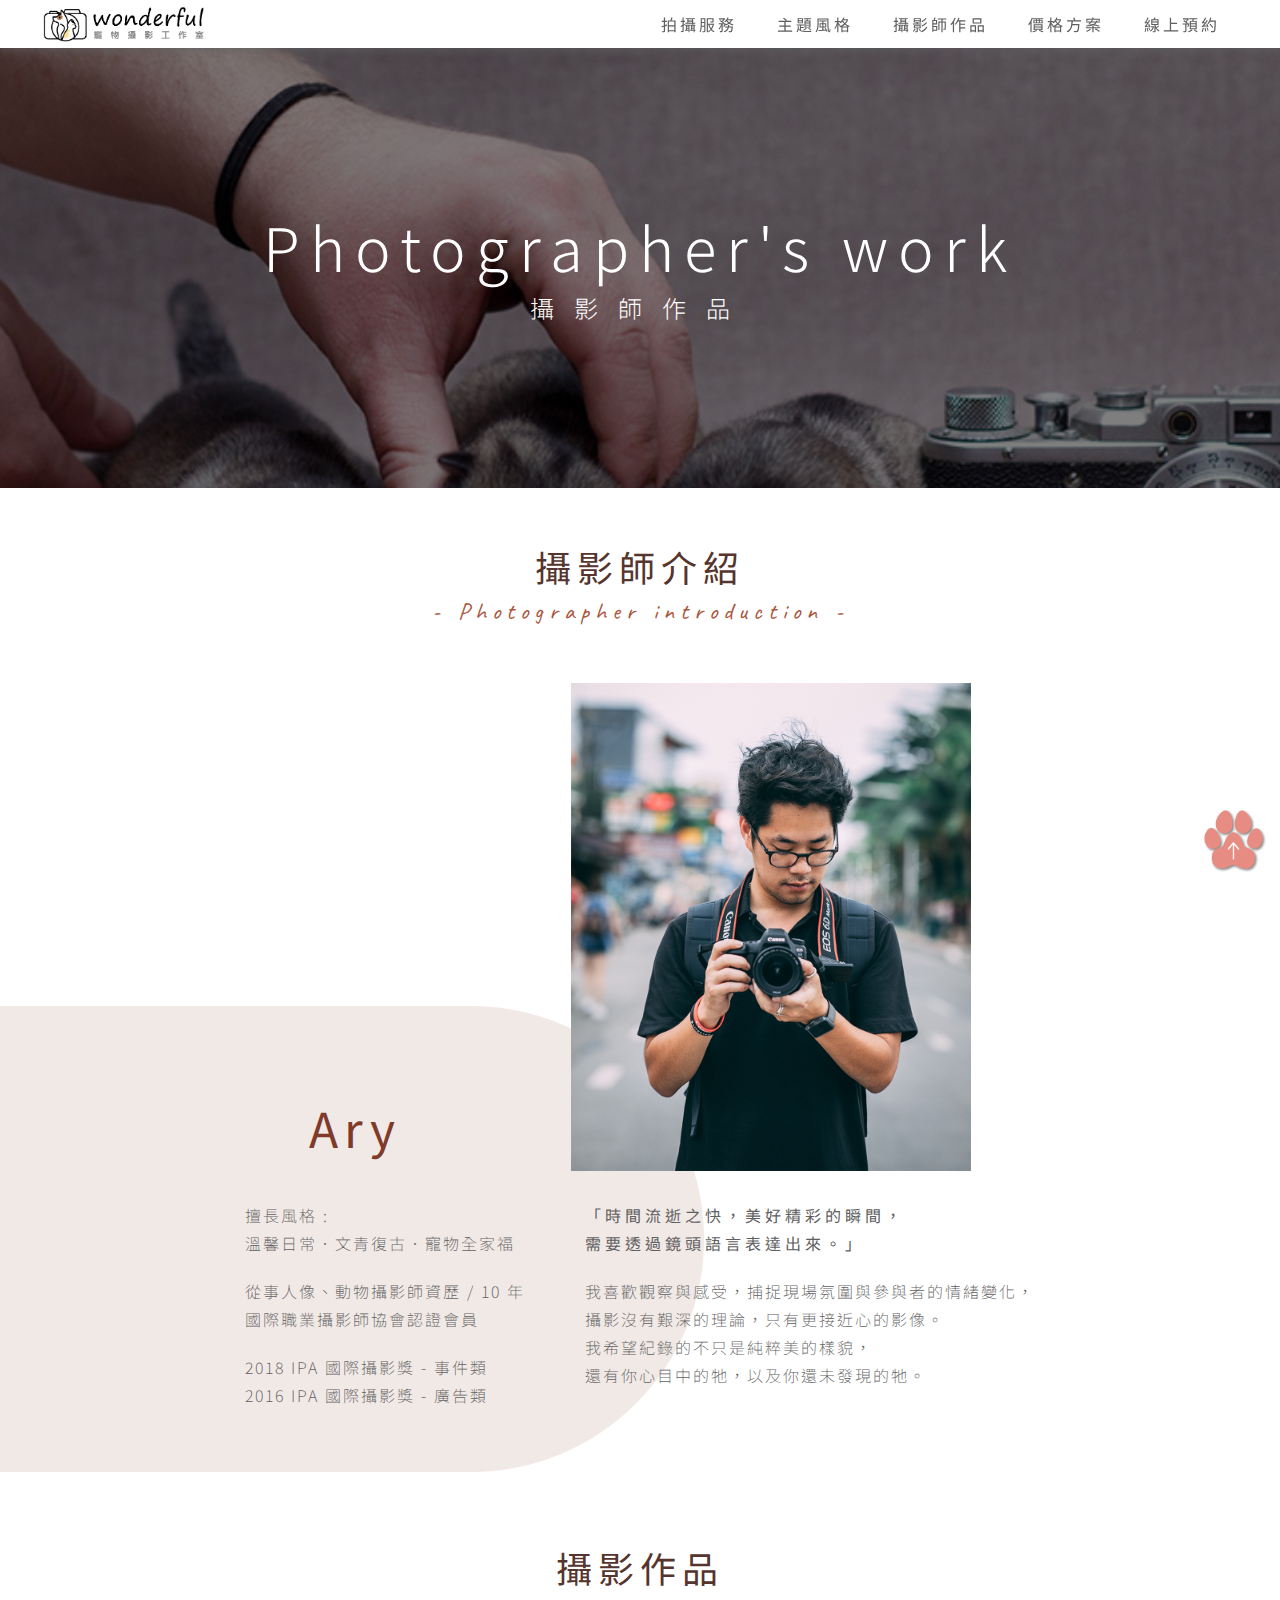
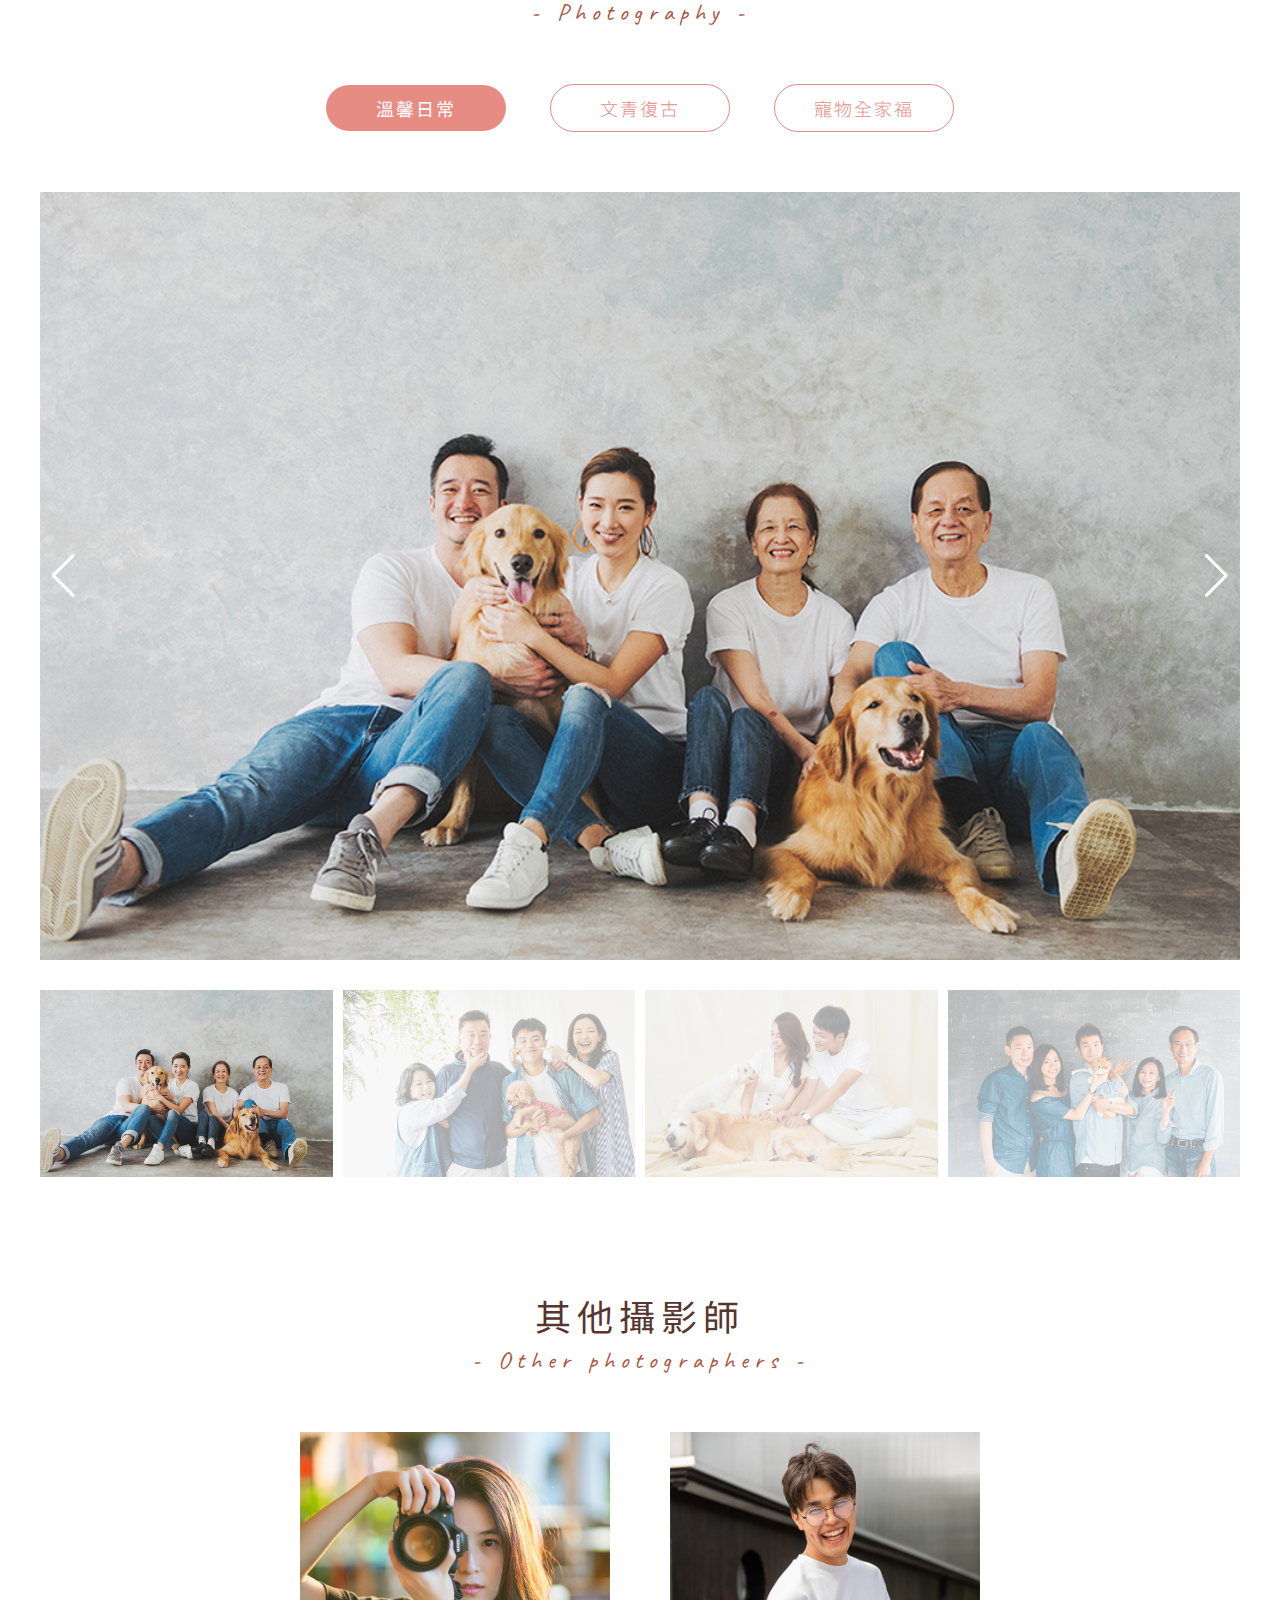
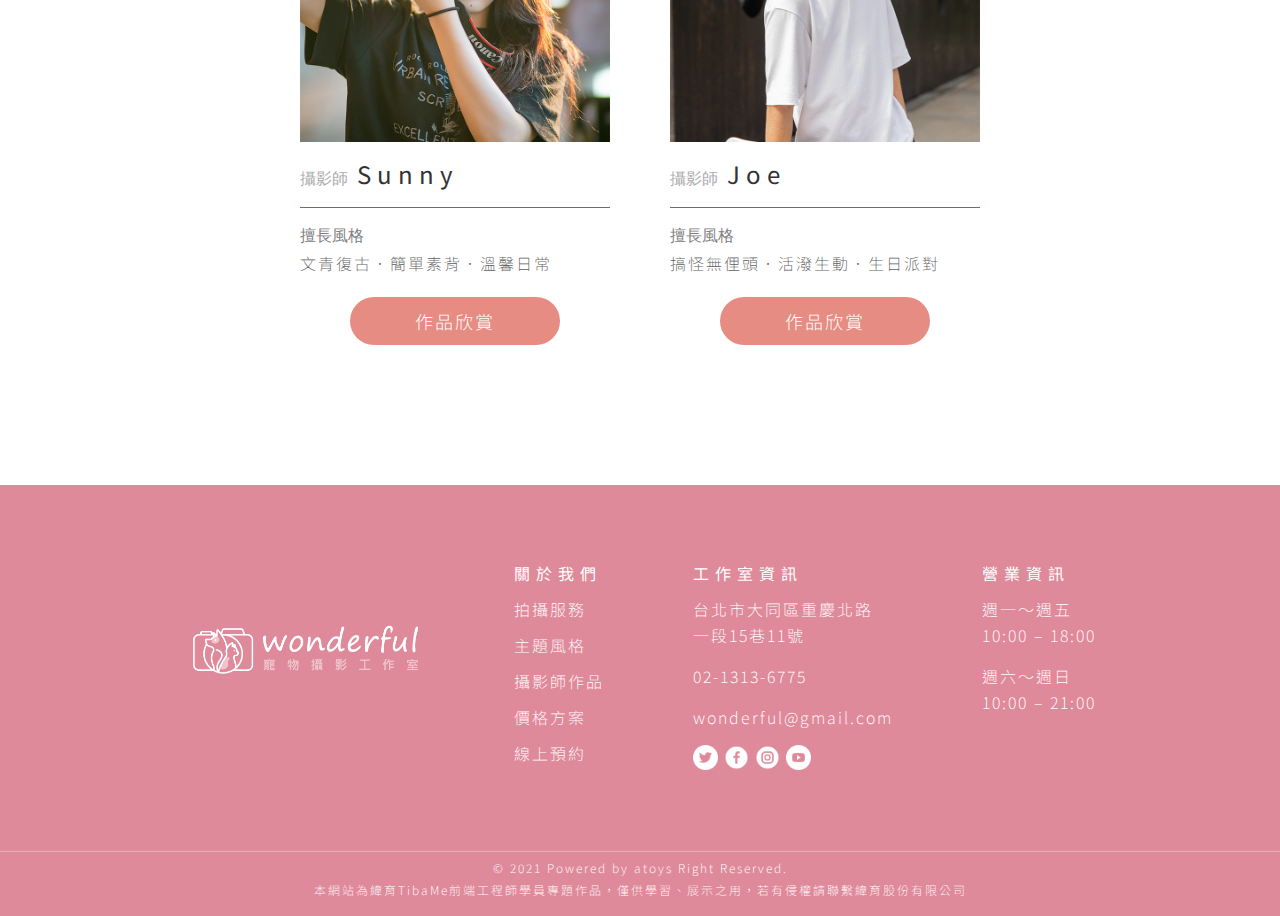
<file: wonderful/Photographer_work.html>
<!DOCTYPE html>
<html lang="en">
<head>
    <meta charset="UTF-8">
    <meta http-equiv="X-UA-Compatible" content="IE=edge">
    <meta name="viewport" content="width=device-width, initial-scale=1.0">
    <title>wonderful寵物攝影工作室</title>
    <!-- logo -->
    <link rel="shortcut icon" href="./img/main/logo/wonderful_logo.png">
    <link rel="bookmark" href="./img/main/logo/wonderful_logo.png">
    <!-- css -->
    <link rel="stylesheet" href="./css/reset.css">
    <link rel="stylesheet" href="./css/main.css">
    <link rel="stylesheet" href="./css/Photographer_work.css">
    <!-- 文字 -->
    <link rel="preconnect" href="https://fonts.googleapis.com">
    <link rel="preconnect" href="https://fonts.gstatic.com" crossorigin>
    <link href="https://fonts.googleapis.com/css2?family=Caveat&family=Kanit:wght@200;300&display=swap" rel="stylesheet">
    <link href="https://fonts.googleapis.com/css2?family=Caveat&family=Kanit:wght@200;300&family=Noto+Sans+TC:wght@300;500&display=swap" rel="stylesheet">

    <!-- Link Swiper's CSS -->
    <link rel="stylesheet" href="https://cdn.jsdelivr.net/npm/swiper/swiper-bundle.min.css"/>

</head>
<body>
    <!-- header 導覽列 ========================================= -->
    <header class="header">
        <nav class="nav_content">
            <div class="header_logo">
                <a href="./index.html">
                    <img src="./img/main/logo/logo_LOGO.png" alt="wonderfullogo">
                </a>
            </div>
            <ul class="nav_list">
                <li><a href="./service.html">拍攝服務</a></li>
                <li><a href="./theme_style.html">主題風格</a></li>
                <li><a href="./Photographer_work.html">攝影師作品</a></li>
                <li><a href="./price_plan.html">價格方案</a></li>
                <li><a href="./reserve.html">線上預約</a></li>
            </ul>
        </nav>
    </header>

    <!-- 內頁標題 ============================================= -->
    <div class="inner_page">
        <h2>Photographer's work</h2>
        <div class="inner_eg">攝影師作品</div>
    </div>

    <!-- 攝影師介紹 =========================================== -->
    <section class="introduce_wrap">
        <div class="container">
            <div class="h2_title">
                <h2>攝影師介紹</h2>
                <div class="inner_eg">- Photographer introduction -</div>
            </div>
            <div class="row introduce_important">
                <div class="col introduce_name">
                    <h3>Ary</h3>
                </div>
                <div class="col introduce_people">
                    <img src="./img/Photoer_work/Ary.jpg" alt="Ary">
                </div>
            </div>
            <div class="row introduce_content">
                <div class="col introduce_seniority">
                    <p>擅長風格 : <br>
                        溫馨日常．文青復古．寵物全家福</p>
                    <p>從事人像、動物攝影師資歷 / 10 年<br>
                        國際職業攝影師協會認證會員
                        </p>
                    <p>2018 IPA 國際攝影獎 - 事件類<br>
                        2016 IPA 國際攝影獎 - 廣告類
                    </p>
                </div>
                <div class="col introduce_recount">
                    <h4>「時間流逝之快，美好精彩的瞬間，<br>
                        需要透過鏡頭語言表達出來。」</h4>
                    <p>我喜歡觀察與感受，捕捉現場氛圍與參與者的情緒變化，<br>
                        攝影沒有艱深的理論，只有更接近心的影像。<br>
                        我希望紀錄的不只是純粹美的樣貌，<br>
                        還有你心目中的牠，以及你還未發現的牠。</p>
                </div>
            </div>
        </div>
        <div class="semicircle"></div>
    </section>

    <!-- 攝影作品============================================== -->
    <section class="style_work_wrap">
        <div class="container">
            <div class="h2_title">
                <h2>攝影作品</h2>
                <div class="inner_eg">- Photography -</div>
            </div>
            <div class="style_choose">
                <input class="style_button active" type="button" value="溫馨日常">
                <input class="style_button" type="button" value="文青復古">
                <input class="style_button" type="button" value="寵物全家福">
            </div>
            <div style="--swiper-navigation-color: #fff; --swiper-pagination-color: #fff" class="swiper mySwiper2">
                <div class="swiper-wrapper">
                    <div class="swiper-slide">
                        <img src="./img/Photoer_work/swiper_1.jpg" />
                    </div>
                    <div class="swiper-slide">
                        <img src="./img/Photoer_work/swiper_2.jpg" />
                    </div>
                    <div class="swiper-slide">
                        <img src="./img/Photoer_work/swiper_3.jpg" />
                    </div>
                    <div class="swiper-slide">
                        <img src="./img/Photoer_work/swiper_4.jpg" />
                    </div>
                    <div class="swiper-slide">
                        <img src="./img/Photoer_work/swiper_5.jpg" />
                    </div>
                </div>

                <div class="swiper-button-next"></div>
                <div class="swiper-button-prev"></div>

            </div>
            <div thumbsSlider="" class="swiper mySwiper">
                <div class="swiper-wrapper">
                    <div class="swiper-slide">
                        <img src="./img/Photoer_work/swiper_1.jpg" />
                    </div>
                    <div class="swiper-slide">
                        <img src="./img/Photoer_work/swiper_2.jpg" />
                    </div>
                    <div class="swiper-slide">
                        <img src="./img/Photoer_work/swiper_3.jpg" />
                    </div>
                    <div class="swiper-slide">
                        <img src="./img/Photoer_work/swiper_4.jpg" />
                    </div>
                    <div class="swiper-slide">
                        <img src="./img/Photoer_work/swiper_5.jpg" />
                    </div>
                </div>
            </div>
        </div>
    </section>

    <!-- 其他攝影師 ============================================ -->
    <section class="photoer_wrap">
        <div class="container">
            <div class="h2_title">
                <h2>其他攝影師</h2>
                <div class="inner_eg">- Other photographers -</div>
            </div>
            <div class="row">
                <div class="col">
                    <div class="photoer_content">
                        <div class="photoer_pic">
                            <img src="./img/index/photoer_Sunny.jpg" alt="photoer_Sunny">
                        </div>
                        <div class="photoer_txt">
                            <div class="name">
                                <span>攝影師</span>
                                <h3>Sunny</h3>
                            </div>
                            <div class="good_style">擅長風格</div>
                            <p>文青復古．簡單素背．溫馨日常</p>
                        </div>
                    </div>
                    <div class="more"><a href="#">作品欣賞</a></div>
                </div>
                <div class="col">
                    <div class="photoer_content">
                        <div class="photoer_pic">
                            <img src="./img/index/photoer_Joe.jpg" alt="photoer_Joe">
                        </div>
                        <div class="photoer_txt">
                            <div class="name">
                                <span>攝影師</span>
                                <h3>Joe</h3>
                            </div>
                            <div class="good_style">擅長風格</div>
                            <p>搞怪無俚頭．活潑生動．生日派對</p>
                        </div>
                    </div>
                    <div class="more"><a href="#">作品欣賞</a></div>
                </div>
            </div>
        </div>
    </section>

    <!-- footer 資訊 ========================================= -->
    <footer class="footer">
        <div class="container Studio information">
            <div class="row">
                <div class="col footer_logo">
                    <a href="./index.html">
                        <img src="./img/main/logo/logo_LOGO_W.png" alt="logo">
                    </a>
                </div>
                <div class="col">
                    <div class="news_title">關於我們</div>
                    <ul class="about_list">
                        <li><a href="./service.html">拍攝服務</a></li>
                        <li><a href="./theme_style.html">主題風格</a></li>
                        <li><a href="./Photographer_work.html">攝影師作品</a></li>
                        <li><a href="./price_plan.html">價格方案</a></li>
                        <li><a href="./reserve.html">線上預約</a></li>
                    </ul>
                </div>
                <div class="col">
                    <div class="news_title">工作室資訊</div>
                    <div class="news_txt">
                        <div>台北市大同區重慶北路<br>一段15巷11號</div>
                        <div>02-1313-6775</div>
                        <div>wonderful@gmail.com</div>
                        <div class="community">
                            <a href="#">
                                <img src="./img/main/logo/twitter.png" alt="twitter">
                            </a>
                            <a href="#">
                                <img src="./img/main/logo/facebook.png" alt="facebook">
                            </a>
                            <a href="#">
                                <img src="./img/main/logo/instagram.png" alt="instagram">
                            </a>
                            <a href="#">
                                <img src="./img/main/logo/youtube.png" alt="youtube">
                            </a>
                        </div>
                    </div>
                </div>
                <div class="col">
                    <div class="news_title">營業資訊</div>
                    <div class="news_txt">
                        <div>週一～週五<br>10:00 – 18:00</div>
                    <div>週六～週日<br>10:00 – 21:00</div>
                    </div>
                </div>
            </div>
        </div>
        <div class="copy_right">
            <div class="container">
                <div class="row">
                    <div class="col copy_txt">
                        © 2021 Powered by atoys Right Reserved.
                    </div>
                </div>
            </div>
            <div class="container">
                <div class="row">
                    <div class="col copy_txt">
                        本網站為緯育TibaMe前端工程師學員專題作品，僅供學習、展示之用，若有侵權請聯繫緯育股份有限公司
                    </div>
                </div>
            </div>
        </div>
        <div class="dog_paw_up">
            <a href="#">
                <img src="./img/main/button/dog_paw_up.png" alt="">
            </a>
        </div>
    </footer>

    <!-- Swiper JS -->
    <script src="https://cdn.jsdelivr.net/npm/swiper/swiper-bundle.min.js"></script>

    <!-- Initialize Swiper -->
    <script>
        var swiper = new Swiper(".mySwiper", {
            loop: true,
            spaceBetween: 10,
            slidesPerView: 4,
            freeMode: true,
            watchSlidesProgress: true,
        });
        var swiper2 = new Swiper(".mySwiper2", {
            loop: true,
            spaceBetween: 10,
            navigation: {
                nextEl: ".swiper-button-next",
                prevEl: ".swiper-button-prev",
            },
            thumbs: {
                swiper: swiper,
            },
        });
    </script>

</body>
</html>
</file>
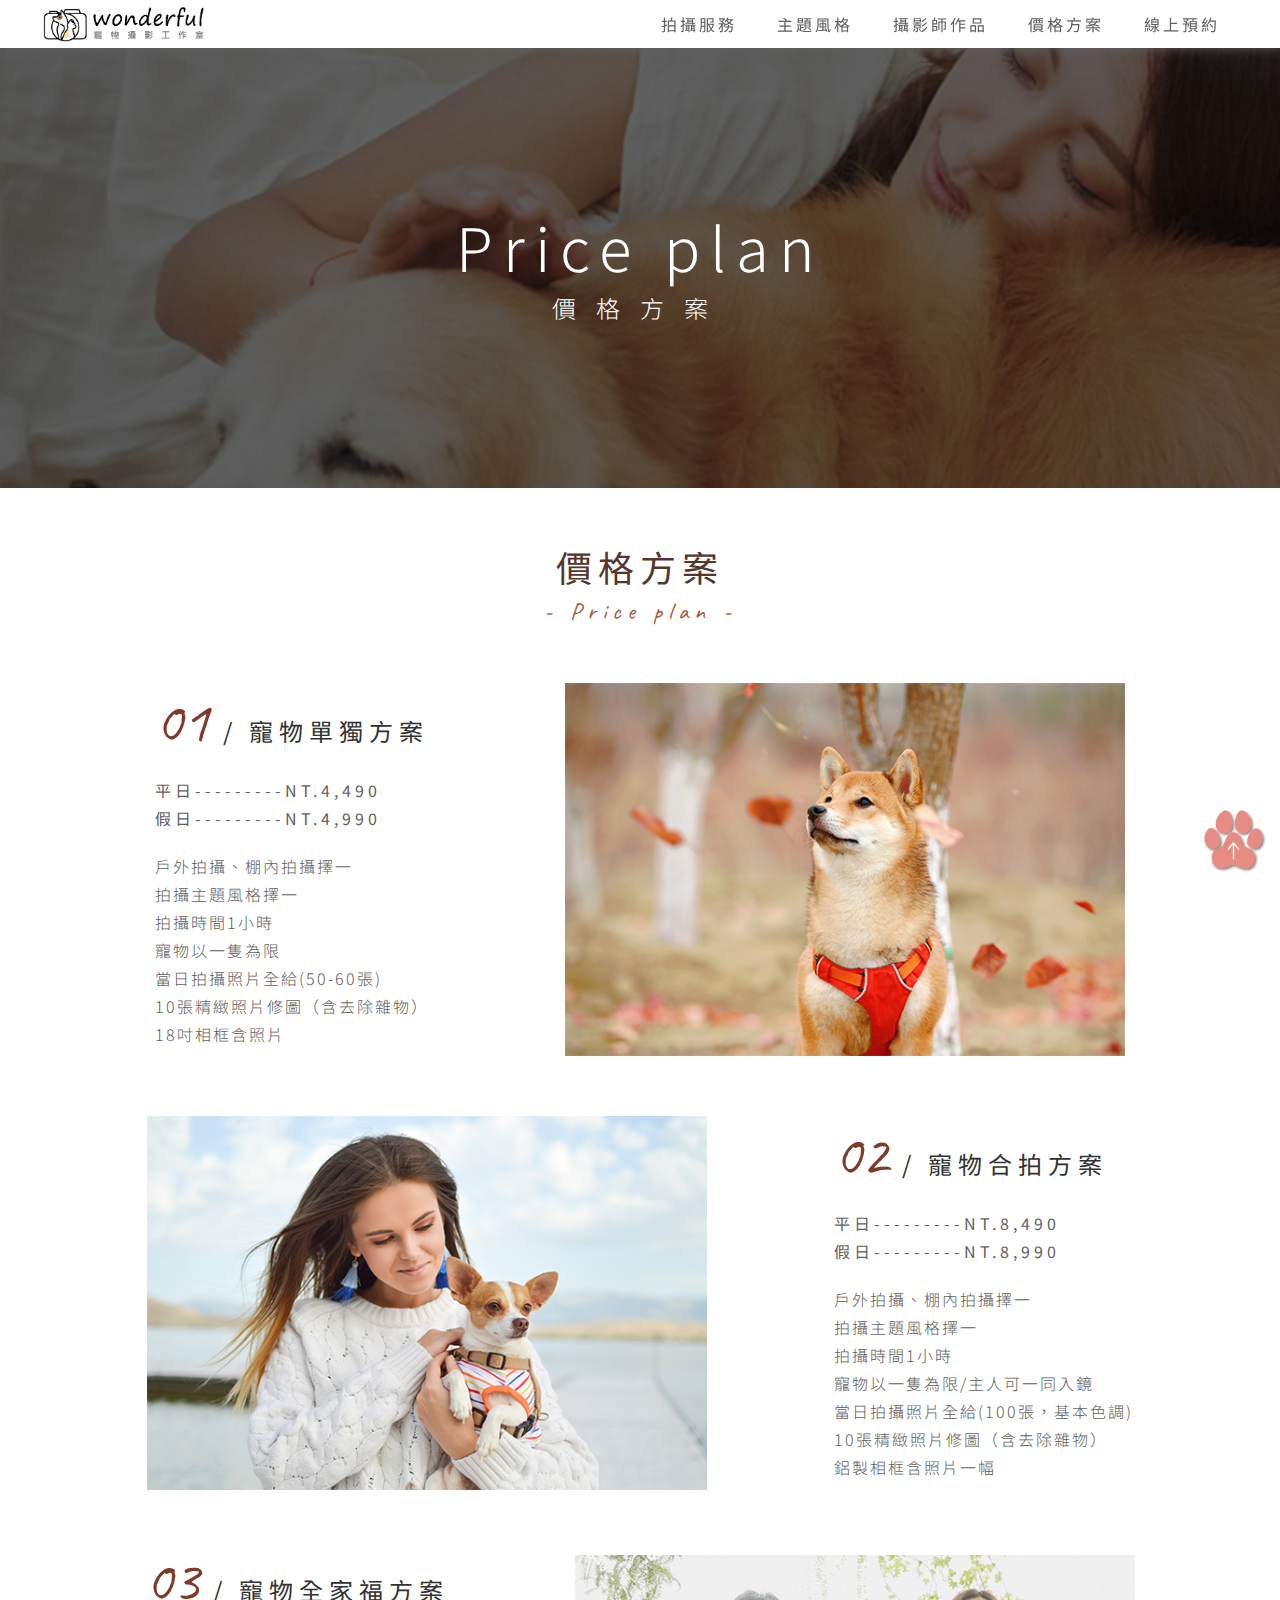
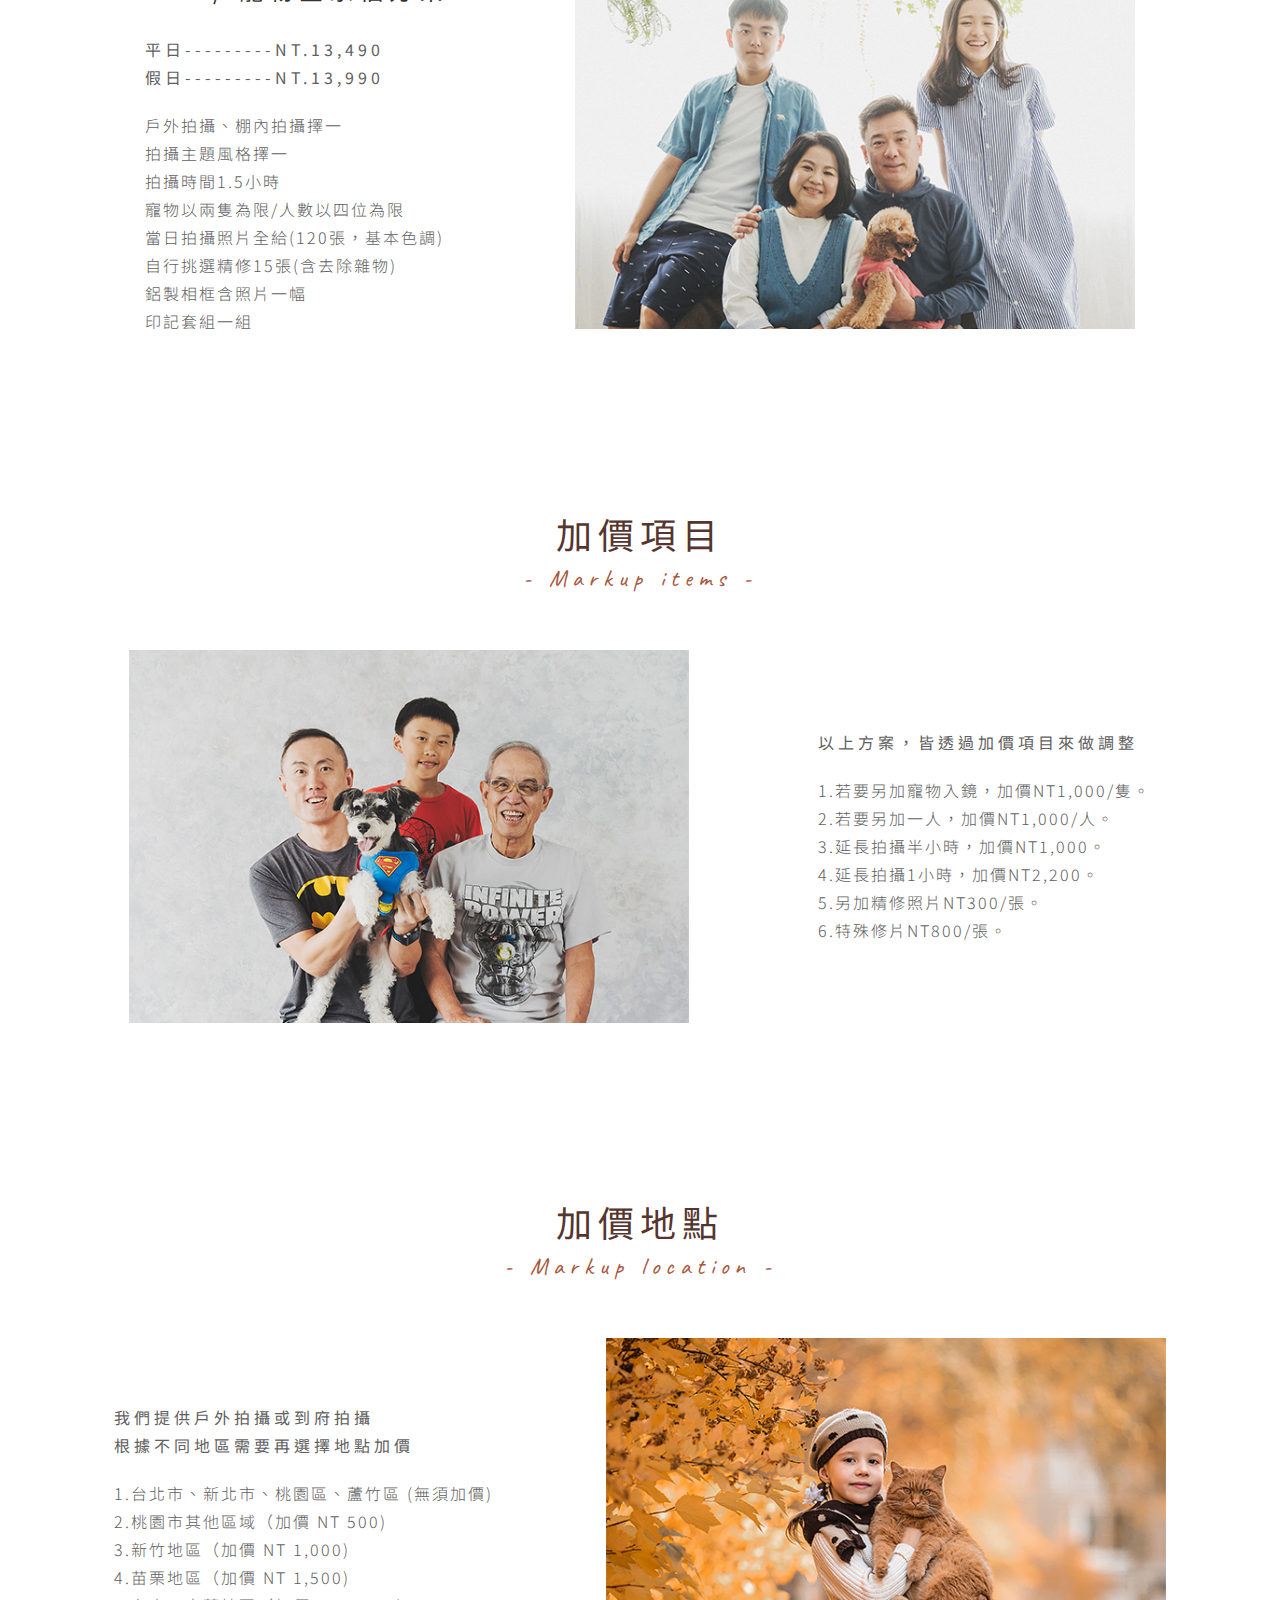
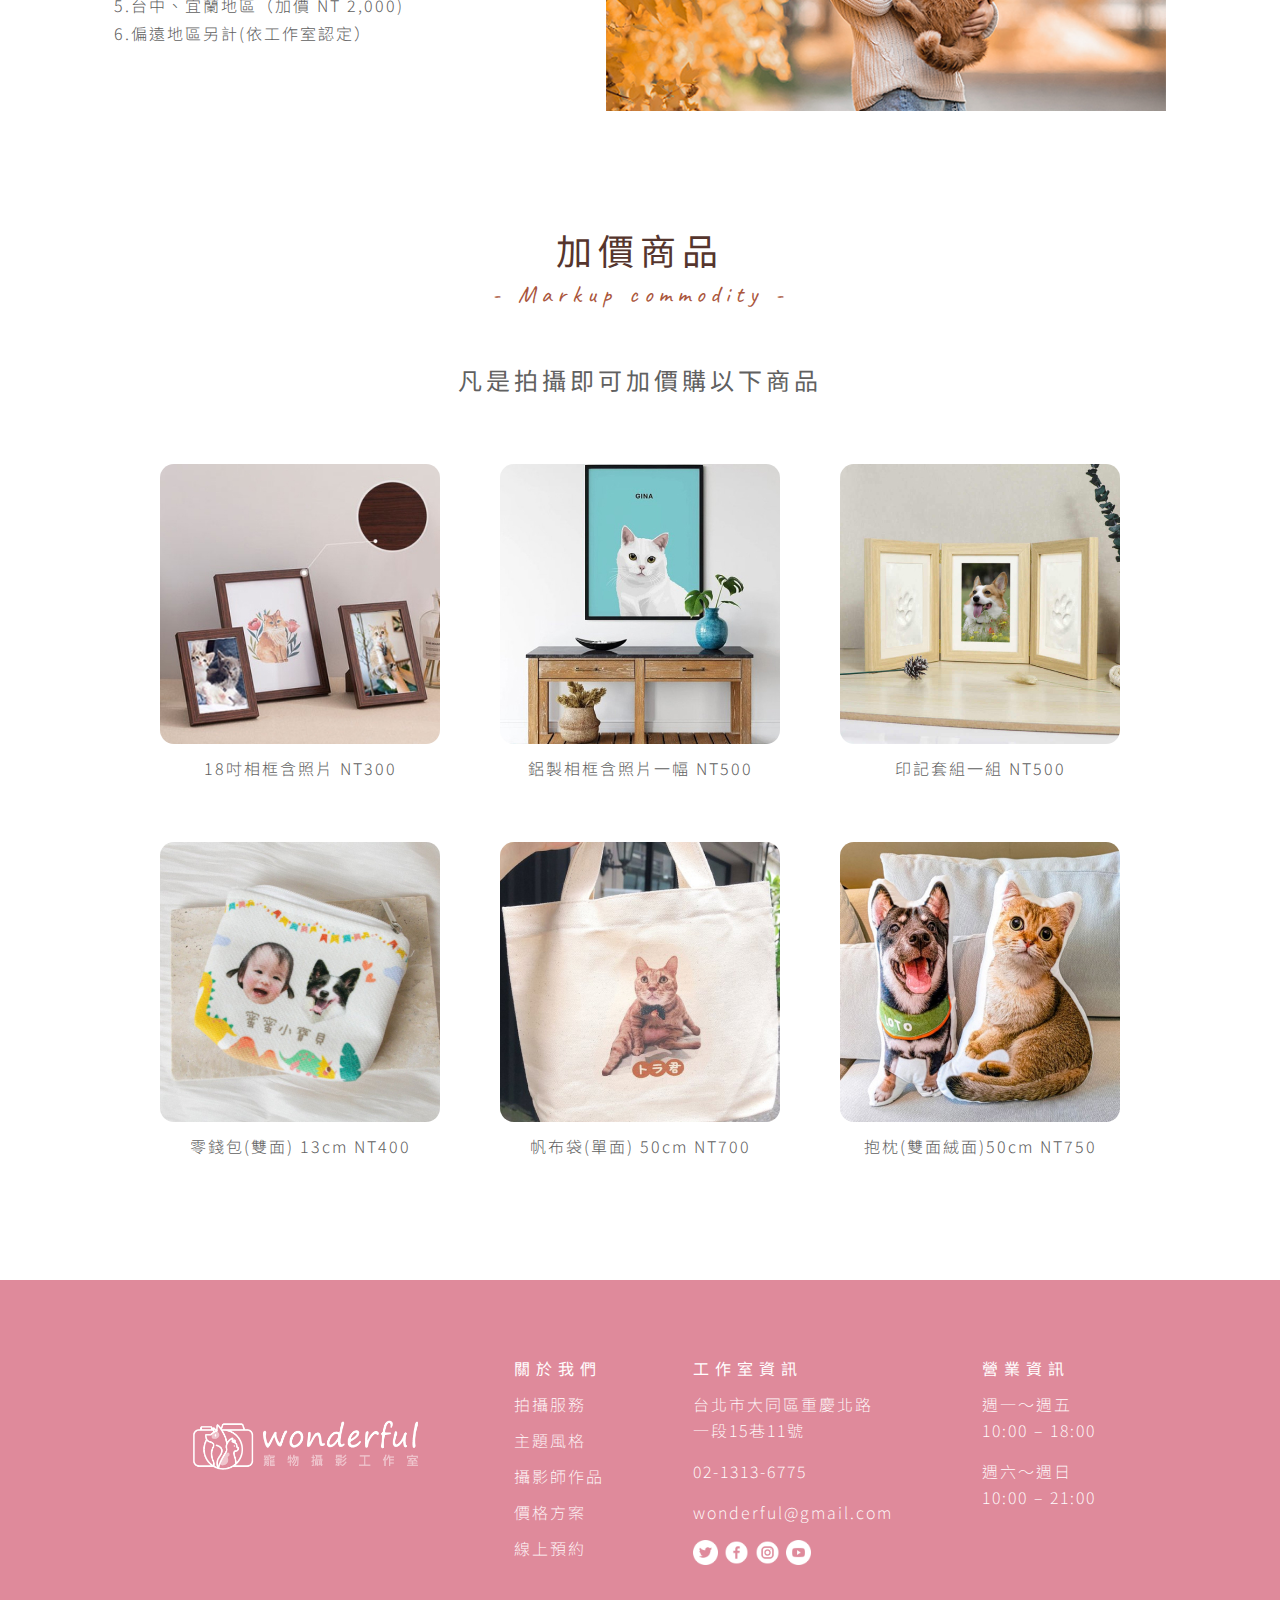
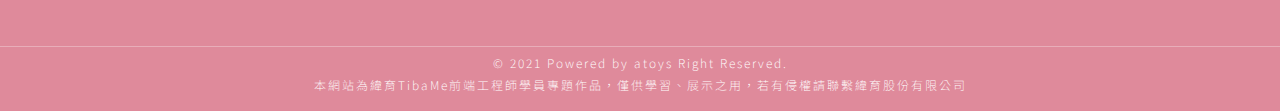
<file: wonderful/price_plan.html>
<!DOCTYPE html>
<html lang="en">
<head>
    <meta charset="UTF-8">
    <meta http-equiv="X-UA-Compatible" content="IE=edge">
    <meta name="viewport" content="width=device-width, initial-scale=1.0">
    <title>wonderful寵物攝影工作室</title>
    <!-- logo -->
    <link rel="shortcut icon" href="./img/main/logo/wonderful_logo.png">
    <link rel="bookmark" href="./img/main/logo/wonderful_logo.png">
    <!-- css -->
    <link rel="stylesheet" href="./css/reset.css">
    <link rel="stylesheet" href="./css/main.css">
    <link rel="stylesheet" href="./css/price_plan.css">
    <!-- 文字 -->
    <link rel="preconnect" href="https://fonts.googleapis.com">
    <link rel="preconnect" href="https://fonts.gstatic.com" crossorigin>
    <link href="https://fonts.googleapis.com/css2?family=Caveat&family=Kanit:wght@200;300&display=swap" rel="stylesheet">
    <link href="https://fonts.googleapis.com/css2?family=Caveat&family=Kanit:wght@200;300&family=Noto+Sans+TC:wght@300;500&display=swap" rel="stylesheet">
    
</head>
<body>
    <!-- header 導覽列 ========================================= -->
    <header class="header">
        <nav class="nav_content">
            <div class="header_logo">
                <a href="./index.html">
                    <img src="./img/main/logo/logo_LOGO.png" alt="wonderfullogo">
                </a>
            </div>
            <ul class="nav_list">
                <li><a href="./service.html">拍攝服務</a></li>
                <li><a href="./theme_style.html">主題風格</a></li>
                <li><a href="./Photographer_work.html">攝影師作品</a></li>
                <li><a href="./price_plan.html">價格方案</a></li>
                <li><a href="./reserve.html">線上預約</a></li>
            </ul>
        </nav>
    </header>

    <!-- 內頁標題 ============================================= -->
    <div class="inner_page">
        <h2>Price plan</h2>
        <div class="inner_eg">價格方案</div>
    </div>

    <!-- 價格方案 ============================================ -->
    <section class="price_plan_wrap">
        <div class="container">
            <div class="h2_title">
                <h2>價格方案</h2>
                <div class="inner_eg">- Price plan -</div>
            </div>
            <div class="row">
                <div class="col">
                    <div class="price_plan_main">
                        <div class="price_plan_title">
                            <span>01</span>
                            <h3>/ 寵物單獨方案</h3>
                        </div>
                        <div class="price_plan_date">
                            平日---------NT.4,490<br>假日---------NT.4,990
                        </div>
                        <p class="price_plan_txt">
                            戶外拍攝、棚內拍攝擇一<br>
                            拍攝主題風格擇一<br>
                            拍攝時間1小時<br>
                            寵物以一隻為限<br>
                            當日拍攝照片全給(50-60張)<br>
                            10張精緻照片修圖（含去除雜物）<br>
                            18吋相框含照片<br>
                        </p>
                    </div>
                </div>
                <div class="col">
                    <div class="price_plan_pic">
                        <img src="./img/price_plan/pric_01.jpg" alt="pric_01">
                    </div>
                </div>
            </div>
            <div class="row">                
                <div class="col">
                    <div class="price_plan_pic">
                        <img src="./img/price_plan/pric_02.jpg" alt="pric_01">
                    </div>
                </div>
                <div class="col">
                    <div class="price_plan_main">
                        <div class="price_plan_title">
                            <span>02</span>
                            <h3>/ 寵物合拍方案</h3>
                        </div>
                        <div class="price_plan_date">
                            平日---------NT.8,490<br>假日---------NT.8,990
                        </div>
                        <p class="price_plan_txt">
                            戶外拍攝、棚內拍攝擇一<br>
                            拍攝主題風格擇一<br>
                            拍攝時間1小時<br>
                            寵物以一隻為限/主人可一同入鏡<br>
                            當日拍攝照片全給(100張，基本色調)<br>
                            10張精緻照片修圖（含去除雜物）<br>
                            鋁製相框含照片一幅
                        </p>
                    </div>
                </div>
            </div>
            <div class="row">
                <div class="col">
                    <div class="price_plan_main">
                        <div class="price_plan_title">
                            <span>03</span>
                            <h3>/ 寵物全家福方案</h3>
                        </div>
                        <div class="price_plan_date">
                            平日---------NT.13,490<br>假日---------NT.13,990
                        </div>
                        <p class="price_plan_txt">
                            戶外拍攝、棚內拍攝擇一<br>
                            拍攝主題風格擇一<br>
                            拍攝時間1.5小時<br>
                            寵物以兩隻為限/人數以四位為限<br>
                            當日拍攝照片全給(120張，基本色調)<br>
                            自行挑選精修15張(含去除雜物)<br>
                            鋁製相框含照片一幅<br>
                            印記套組一組
                        </p>
                    </div>
                </div>
                <div class="col">
                    <div class="price_plan_pic">
                        <img src="./img/price_plan/pric_03.jpg" alt="pric_01">
                    </div>
                </div>
            </div>
        </div>
    </section>

    <!-- 加價項目 ============================================ -->
    <section class="markup_items_wrap">
        <div class="container">
            <div class="h2_title">
                <h2>加價項目</h2>
                <div class="inner_eg">- Markup items -</div>
            </div>
            <div class="row">                
                <div class="col">
                    <div class="price_plan_pic">
                        <img src="./img/price_plan/pric_04.jpg" alt="pric_01">
                    </div>
                </div>
                <div class="col">
                    <div class="price_plan_main">
                        <div class="price_plan_date">
                            以上方案，皆透過加價項目來做調整
                        </div>
                        <p class="price_plan_txt">
                            1.若要另加寵物入鏡，加價NT1,000/隻。<br>
                            2.若要另加一人，加價NT1,000/人。<br>
                            3.延長拍攝半小時，加價NT1,000。<br>
                            4.延長拍攝1小時，加價NT2,200。<br>
                            5.另加精修照片NT300/張。<br>
                            6.特殊修片NT800/張。
                        </p>
                    </div>
                </div>
            </div>
        </div>
    </section>

    <!-- 拍攝地點加價 ============================================ -->
    <section class="location_price_wrap">
        <div class="container">
            <div class="h2_title">
                <h2>加價地點</h2>
                <div class="inner_eg">- Markup location -</div>
            </div>
            <div class="row">                
                <div class="col">
                    <div class="price_plan_main">
                        <div class="price_plan_date">
                            我們提供戶外拍攝或到府拍攝<br>
                            根據不同地區需要再選擇地點加價
                        </div>
                        <p class="price_plan_txt">
                            1.台北市、新北市、桃園區、蘆竹區 (無須加價)<br>
                            2.桃園市其他區域（加價 NT 500)<br>
                            3.新竹地區（加價 NT 1,000)<br>
                            4.苗栗地區（加價 NT 1,500)<br>
                            5.台中、宜蘭地區（加價 NT 2,000)<br>
                            6.偏遠地區另計(依工作室認定）
                        </p>
                    </div>
                </div>
                <div class="col">
                    <div class="price_plan_pic">
                        <img src="./img/price_plan/pric_05.jpg" alt="pric_01">
                    </div>
                </div>
            </div>
        </div>
    </section>

    <!-- 加價商品 ============================================ -->
    <section class="commodity_wrap">
        <div class="container">
            <div class="h2_title">
                <h2>加價商品</h2>
                <div class="inner_eg">- Markup commodity -</div>
            </div>
            <div class="price_plan_date commodity_date">
                凡是拍攝即可加價購以下商品
            </div>
            <ul class="row">
                <li class="col">
                    <div class="commodity_pic">
                        <img src="./img/price_plan/commodity_1.jpg" alt="commodity_1">
                    </div>
                    <p class="commodity_txt">
                        18吋相框含照片 NT300
                    </p>
                </li>
                <li class="col">
                    <div class="commodity_pic">
                        <img src="./img/price_plan/commodity_2.jpg" alt="commodity_2">
                    </div>
                    <p class="commodity_txt">
                        鋁製相框含照片一幅 NT500
                    </p>
                </li>
                <li class="col">
                    <div class="commodity_pic">
                        <img src="./img/price_plan/commodity_3.jpg" alt="commodity_3">
                    </div>
                    <p class="commodity_txt">
                        印記套組一組 NT500
                    </p>
                </li>
                <li class="col">
                    <div class="commodity_pic">
                        <img src="./img/price_plan/commodity_4.jpg" alt="commodity_4">
                    </div>
                    <p class="commodity_txt">
                        零錢包(雙面) 13cm NT400
                    </p>
                </li>
                <li class="col">
                    <div class="commodity_pic">
                        <img src="./img/price_plan/commodity_5.jpg" alt="commodity_5">
                    </div>
                    <p class="commodity_txt">
                        帆布袋(單面) 50cm NT700
                    </p>
                </li>
                <li class="col">
                    <div class="commodity_pic">
                        <img src="./img/price_plan/commodity_6.jpg" alt="commodity_6">
                    </div>
                    <p class="commodity_txt">
                        抱枕(雙面絨面)50cm NT750
                    </p>
                </li>
            </ul>
        </div>
    </section>

    <!-- footer 資訊 ========================================= -->
    <footer class="footer">
        <div class="container Studio information">
            <div class="row">
                <div class="col footer_logo">
                    <a href="./index.html">
                        <img src="./img/main/logo/logo_LOGO_W.png" alt="logo">
                    </a>
                </div>
                <div class="col">
                    <div class="news_title">關於我們</div>
                    <ul class="about_list">
                        <li><a href="./service.html">拍攝服務</a></li>
                        <li><a href="./theme_style.html">主題風格</a></li>
                        <li><a href="./Photographer_work.html">攝影師作品</a></li>
                        <li><a href="./price_plan.html">價格方案</a></li>
                        <li><a href="./reserve.html">線上預約</a></li>
                    </ul>
                </div>
                <div class="col">
                    <div class="news_title">工作室資訊</div>
                    <div class="news_txt">
                        <div>台北市大同區重慶北路<br>一段15巷11號</div>
                        <div>02-1313-6775</div>
                        <div>wonderful@gmail.com</div>
                        <div class="community">
                            <a href="#">
                                <img src="./img/main/logo/twitter.png" alt="twitter">
                            </a>
                            <a href="#">
                                <img src="./img/main/logo/facebook.png" alt="facebook">
                            </a>
                            <a href="#">
                                <img src="./img/main/logo/instagram.png" alt="instagram">
                            </a>
                            <a href="#">
                                <img src="./img/main/logo/youtube.png" alt="youtube">
                            </a>
                        </div>
                    </div>
                </div>
                <div class="col">
                    <div class="news_title">營業資訊</div>
                    <div class="news_txt">
                        <div>週一～週五<br>10:00 – 18:00</div>
                    <div>週六～週日<br>10:00 – 21:00</div>
                    </div>
                </div>
            </div>
        </div>
        <div class="copy_right">
            <div class="container">
                <div class="row">
                    <div class="col copy_txt">
                        © 2021 Powered by atoys Right Reserved.
                    </div>
                </div>
            </div>
            <div class="container">
                <div class="row">
                    <div class="col copy_txt">
                        本網站為緯育TibaMe前端工程師學員專題作品，僅供學習、展示之用，若有侵權請聯繫緯育股份有限公司
                    </div>
                </div>
            </div>
        </div>
        <div class="dog_paw_up">
            <a href="#">
                <img src="./img/main/button/dog_paw_up.png" alt="">
            </a>
        </div>
    </footer>

</body>
</html>
</file>
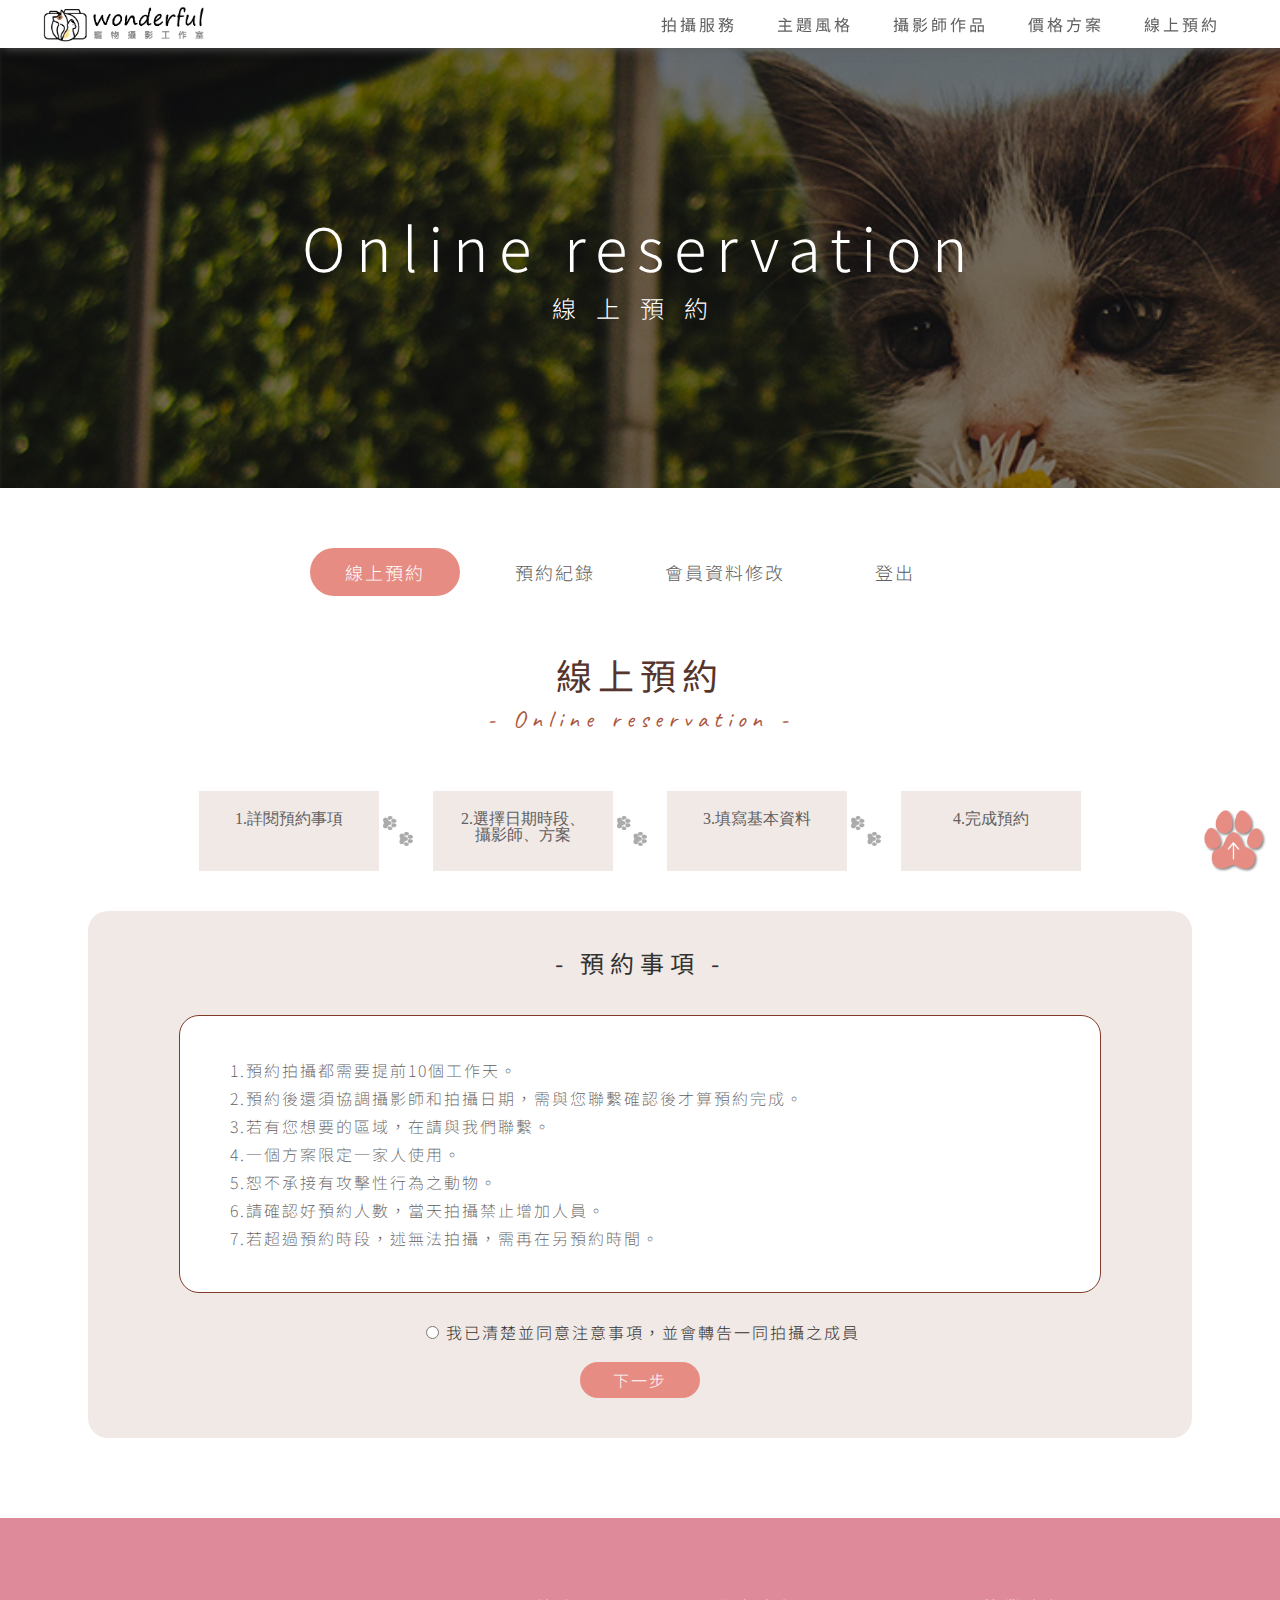
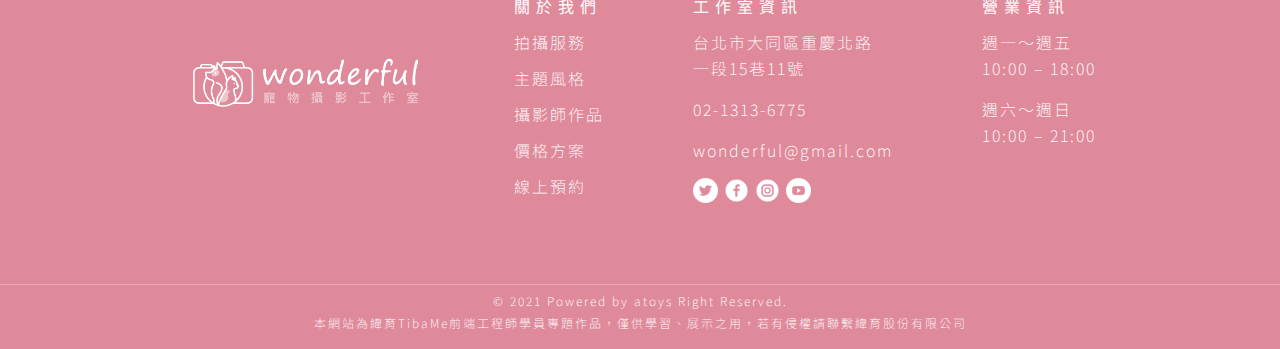
<file: wonderful/reserve.html>
<!DOCTYPE html>
<html lang="en">
<head>
    <meta charset="UTF-8">
    <meta http-equiv="X-UA-Compatible" content="IE=edge">
    <meta name="viewport" content="width=device-width, initial-scale=1.0">
    <title>wonderful寵物攝影工作室</title>
    <!-- logo -->
    <link rel="shortcut icon" href="./img/main/logo/wonderful_logo.png">
    <link rel="bookmark" href="./img/main/logo/wonderful_logo.png">
    <!-- css -->
    <link rel="stylesheet" href="./css/reset.css">
    <link rel="stylesheet" href="./css/main.css">
    <link rel="stylesheet" href="./css/reserve.css">
    <!-- 文字 -->
    <link rel="preconnect" href="https://fonts.googleapis.com">
    <link rel="preconnect" href="https://fonts.gstatic.com" crossorigin>
    <link href="https://fonts.googleapis.com/css2?family=Caveat&family=Kanit:wght@200;300&display=swap" rel="stylesheet">
    <link href="https://fonts.googleapis.com/css2?family=Caveat&family=Kanit:wght@200;300&family=Noto+Sans+TC:wght@300;500&display=swap" rel="stylesheet">

</head>
<body>
    <!-- header 導覽列 ========================================= -->
    <header class="header">
        <nav class="nav_content">
            <div class="header_logo">
                <a href="./index.html">
                    <img src="./img/main/logo/logo_LOGO.png" alt="wonderfullogo">
                </a>
            </div>
            <ul class="nav_list">
                <li><a href="./service.html">拍攝服務</a></li>
                <li><a href="./theme_style.html">主題風格</a></li>
                <li><a href="./Photographer_work.html">攝影師作品</a></li>
                <li><a href="./price_plan.html">價格方案</a></li>
                <li><a href="./reserve.html">線上預約</a></li>
            </ul>
        </nav>
    </header>

    <!-- 內頁標題 ============================================= -->
    <div class="inner_page">
        <h2>Online reservation</h2>
        <div class="inner_eg">線上預約</div>
    </div>

    <!-- 會員清單 ============================================= -->
    <section class="member_wrap">
        <div class="container">
            <ul class="member_data">
                <li><a href="#" class="active">線上預約</a></li>
                <li><a href="#">預約紀錄</a></li>
                <li><a href="#">會員資料修改</a></li>
                <li><a href="#">登出</a></li>
            </ul>
        </div>
    </section>

    <!-- 預約步驟 =============================================== -->
    <section class="serve_wrap">
        <div class="container">
            <div class="h2_title">
                <h2>線上預約</h2>
                <div class="inner_eg">- Online reservation -</div>
            </div>
            <ul class="row">
                <li class="col">
                    <a href="#">1.詳閱預約事項</a>
                    <div class="dog_paw_small">
                        <img src="./img/main/button/dog_paw_small.png" alt="dog_paw_small">
                    </div>
                </li>
                <li class="col">
                    <a href="#">2.選擇日期時段、<br>攝影師、方案</a>
                    <div class="dog_paw_small">
                        <img src="./img/main/button/dog_paw_small.png" alt="dog_paw_small">
                    </div>
                </li>
                <li class="col">
                    <a href="#">3.填寫基本資料</a>
                    <div class="dog_paw_small">
                        <img src="./img/main/button/dog_paw_small.png" alt="dog_paw_small">
                    </div>
                </li>
                <li class="col">
                    <a href="#">4.完成預約</a>
                </li>
            </ul>
        </div>
    </section>

    <!-- 預約事項 ========================================  -->
    <section class="reservation_matters_wrap">
        <div class="container">
            <h3>- 預約事項 -</h3>
            <div class="matters_txt">
                <p>
                    1.預約拍攝都需要提前10個工作天。<br>
                    2.預約後還須協調攝影師和拍攝日期，需與您聯繫確認後才算預約完成。<br>
                    3.若有您想要的區域，在請與我們聯繫。<br>
                    4.一個方案限定一家人使用。<br>
                    5.恕不承接有攻擊性行為之動物。<br>
                    6.請確認好預約人數，當天拍攝禁止增加人員。<br>
                    7.若超過預約時段，述無法拍攝，需再在另預約時間。
                </p>
            </div>
            <div class="agree_check">
                <input class="agree_radio" type="radio">
                <label class="agree_txt" for="agree">我已清楚並同意注意事項，並會轉告一同拍攝之成員</label>
            </div>
            <div class="step_button">
                <!-- <input class="last_step" type="button" value="上一步"> -->
                <input class="next_step" type="button" value="下一步">
            </div>
        </div>
    </section>

    <!-- footer 資訊 ========================================= -->
    <footer class="footer">
        <div class="container Studio information">
            <div class="row">
                <div class="col footer_logo">
                    <a href="#">
                        <img src="./img/main/logo/logo_LOGO_W.png" alt="logo">
                    </a>
                </div>
                <div class="col">
                    <div class="news_title">關於我們</div>
                    <ul class="about_list">
                        <li><a href="./service.html">拍攝服務</a></li>
                        <li><a href="./theme_style.html">主題風格</a></li>
                        <li><a href="./Photographer_work.html">攝影師作品</a></li>
                        <li><a href="./price_plan.html">價格方案</a></li>
                        <li><a href="./reserve.html">線上預約</a></li>
                    </ul>
                </div>
                <div class="col">
                    <div class="news_title">工作室資訊</div>
                    <div class="news_txt">
                        <div>台北市大同區重慶北路<br>一段15巷11號</div>
                        <div>02-1313-6775</div>
                        <div>wonderful@gmail.com</div>
                        <div class="community">
                            <a href="#">
                                <img src="./img/main/logo/twitter.png" alt="twitter">
                            </a>
                            <a href="#">
                                <img src="./img/main/logo/facebook.png" alt="facebook">
                            </a>
                            <a href="#">
                                <img src="./img/main/logo/instagram.png" alt="instagram">
                            </a>
                            <a href="#">
                                <img src="./img/main/logo/youtube.png" alt="youtube">
                            </a>
                        </div>
                    </div>
                </div>
                <div class="col">
                    <div class="news_title">營業資訊</div>
                    <div class="news_txt">
                        <div>週一～週五<br>10:00 – 18:00</div>
                    <div>週六～週日<br>10:00 – 21:00</div>
                    </div>
                </div>
            </div>
        </div>
        <div class="copy_right">
            <div class="container">
                <div class="row">
                    <div class="col copy_txt">
                        © 2021 Powered by atoys Right Reserved.
                    </div>
                </div>
            </div>
            <div class="container">
                <div class="row">
                    <div class="col copy_txt">
                        本網站為緯育TibaMe前端工程師學員專題作品，僅供學習、展示之用，若有侵權請聯繫緯育股份有限公司
                    </div>
                </div>
            </div>
        </div>
        <div class="dog_paw_up">
            <a href="#">
                <img src="./img/main/button/dog_paw_up.png" alt="">
            </a>
        </div>
    </footer>
</body>
</html>
</file>
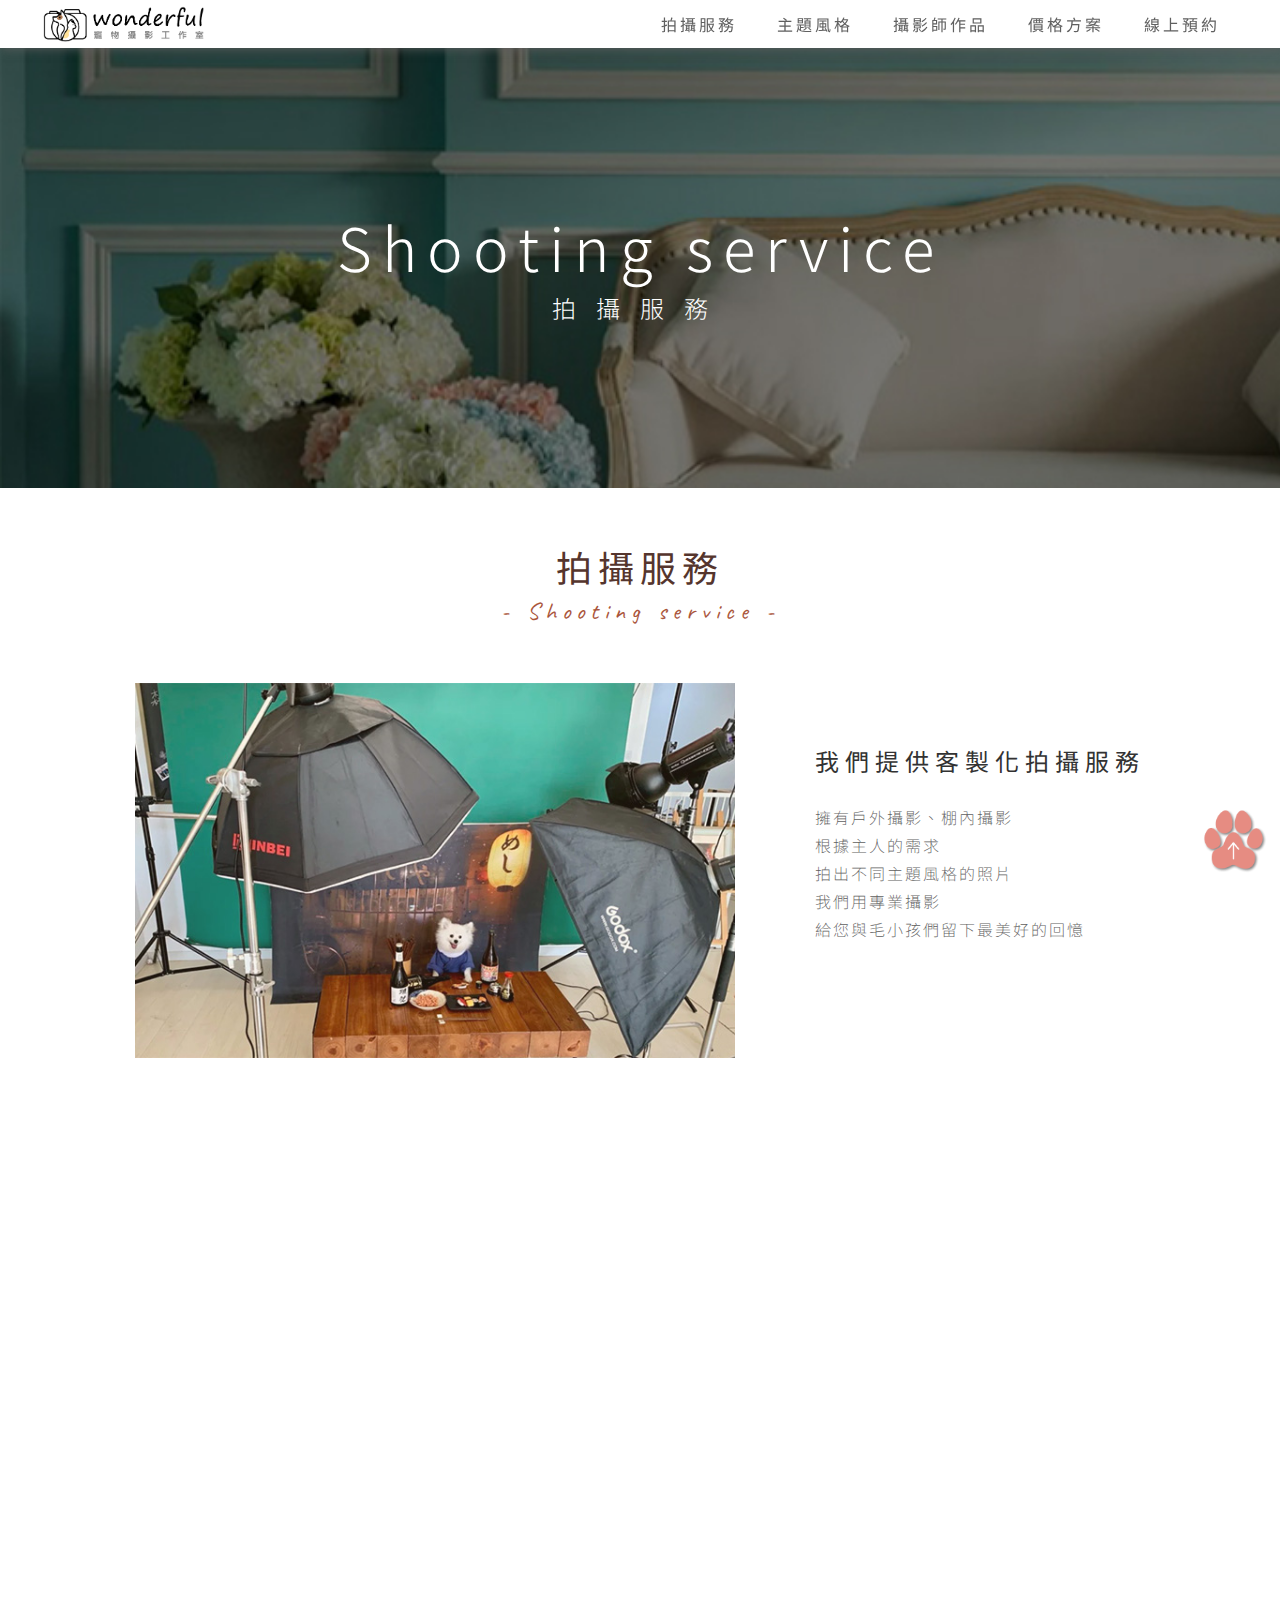
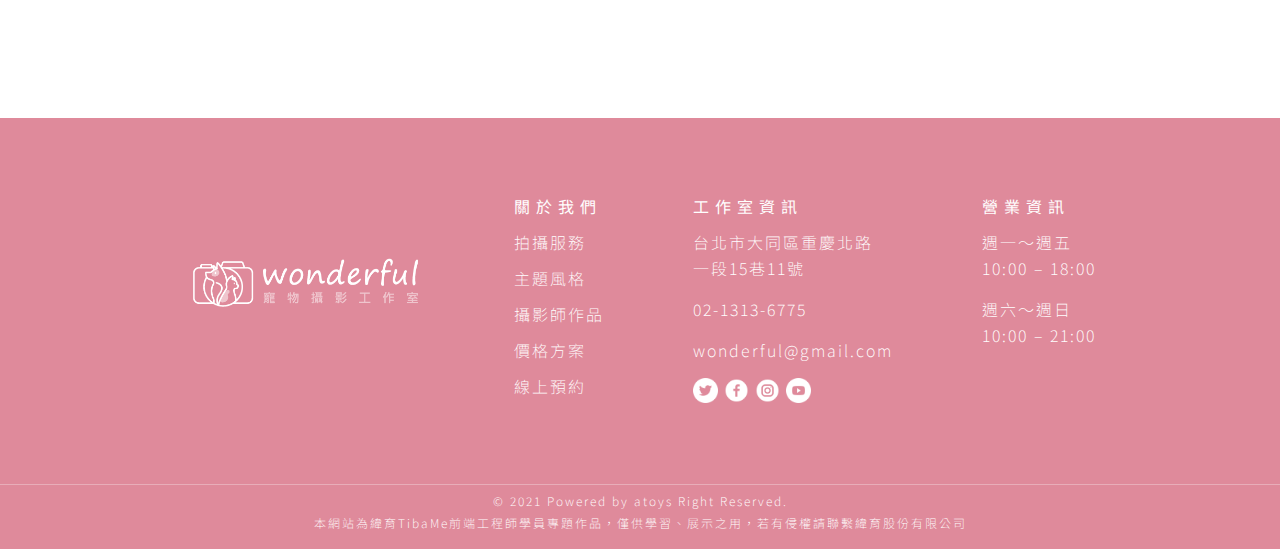
<file: wonderful/service.html>
<!DOCTYPE html>
<html lang="en">
<head>
    <meta charset="UTF-8">
    <meta http-equiv="X-UA-Compatible" content="IE=edge">
    <meta name="viewport" content="width=device-width, initial-scale=1.0">
    <title>wonderful寵物攝影工作室</title>
    <!-- logo -->
    <link rel="shortcut icon" href="./img/main/logo/wonderful_logo.png">
    <link rel="bookmark" href="./img/main/logo/wonderful_logo.png">
    <!-- css -->
    <link rel="stylesheet" href="./css/reset.css">
    <link rel="stylesheet" href="./css/main.css">
    <link rel="stylesheet" href="./css/service.css">
    <!-- 文字 -->
    <link rel="preconnect" href="https://fonts.googleapis.com">
    <link rel="preconnect" href="https://fonts.gstatic.com" crossorigin>
    <link href="https://fonts.googleapis.com/css2?family=Caveat&family=Kanit:wght@200;300&display=swap" rel="stylesheet">
    <link href="https://fonts.googleapis.com/css2?family=Caveat&family=Kanit:wght@200;300&family=Noto+Sans+TC:wght@300;500&display=swap" rel="stylesheet">

</head>
<body>
    <!-- header 導覽列 ========================================= -->
    <header class="header">
        <nav class="nav_content">
            <div class="header_logo">
                <a href="./index.html">
                    <img src="./img/main/logo/logo_LOGO.png" alt="wonderfullogo">
                </a>
            </div>
            <ul class="nav_list">
                <li><a href="./service.html">拍攝服務</a></li>
                <li><a href="./theme_style.html">主題風格</a></li>
                <li><a href="./Photographer_work.html">攝影師作品</a></li>
                <li><a href="./price_plan.html">價格方案</a></li>
                <li><a href="./reserve.html">線上預約</a></li>
            </ul>
        </nav>
    </header>

    <!-- 內頁標題 ============================================= -->
    <div class="inner_page">
        <h2>Shooting service</h2>
        <div class="inner_eg">拍攝服務</div>
    </div>

    <!-- 拍攝服務 =============================================== -->
    <section class="serve_wrap">
        <div class="container">
            <div class="h2_title">
                <h2>拍攝服務</h2>
                <div class="inner_eg">- Shooting service -</div>
            </div>
            <div class="row">
                <div class="col">
                    <div class="serve_pic">
                        <img src="./img/index/serve.jpg" alt="shoot serve">
                    </div>
                </div>
                <div class="col">
                    <div class="serve-txt">
                        <h3>我們提供客製化拍攝服務</h3>
                        <p>擁有戶外攝影、棚內攝影<br>
                            根據主人的需求<br>
                            拍出不同主題風格的照片<br>
                            我們用專業攝影<br>
                            給您與毛小孩們留下最美好的回憶</p>
                    </div>
                </div>
            </div>
        </div>
    </section>

    <!-- 戶外攝影 ============================================ -->
    <section class="out_wrap">
        <div class="container">

        </div>
    </section>


    <!-- footer 資訊 ========================================= -->
    <footer class="footer">
        <div class="container Studio information">
            <div class="row">
                <div class="col footer_logo">
                    <a href="#">
                        <img src="./img/main/logo/logo_LOGO_W.png" alt="logo">
                    </a>
                </div>
                <div class="col">
                    <div class="news_title">關於我們</div>
                    <ul class="about_list">
                        <li><a href="#">拍攝服務</a></li>
                        <li><a href="#">主題風格</a></li>
                        <li><a href="#">攝影師作品</a></li>
                        <li><a href="#">價格方案</a></li>
                        <li><a href="#">線上預約</a></li>
                    </ul>
                </div>
                <div class="col">
                    <div class="news_title">工作室資訊</div>
                    <div class="news_txt">
                        <div>台北市大同區重慶北路<br>一段15巷11號</div>
                        <div>02-1313-6775</div>
                        <div>wonderful@gmail.com</div>
                        <div class="community">
                            <a href="#">
                                <img src="./img/main/logo/twitter.png" alt="twitter">
                            </a>
                            <a href="#">
                                <img src="./img/main/logo/facebook.png" alt="facebook">
                            </a>
                            <a href="#">
                                <img src="./img/main/logo/instagram.png" alt="instagram">
                            </a>
                            <a href="#">
                                <img src="./img/main/logo/youtube.png" alt="youtube">
                            </a>
                        </div>
                    </div>
                </div>
                <div class="col">
                    <div class="news_title">營業資訊</div>
                    <div class="news_txt">
                        <div>週一～週五<br>10:00 – 18:00</div>
                    <div>週六～週日<br>10:00 – 21:00</div>
                    </div>
                </div>
            </div>
        </div>
        <div class="copy_right">
            <div class="container">
                <div class="row">
                    <div class="col copy_txt">
                        © 2021 Powered by atoys Right Reserved.
                    </div>
                </div>
            </div>
            <div class="container">
                <div class="row">
                    <div class="col copy_txt">
                        本網站為緯育TibaMe前端工程師學員專題作品，僅供學習、展示之用，若有侵權請聯繫緯育股份有限公司
                    </div>
                </div>
            </div>
        </div>
        <div class="dog_paw_up">
            <a href="#">
                <img src="./img/main/button/dog_paw_up.png" alt="">
            </a>
        </div>
    </footer>
</body>
</html>
</file>
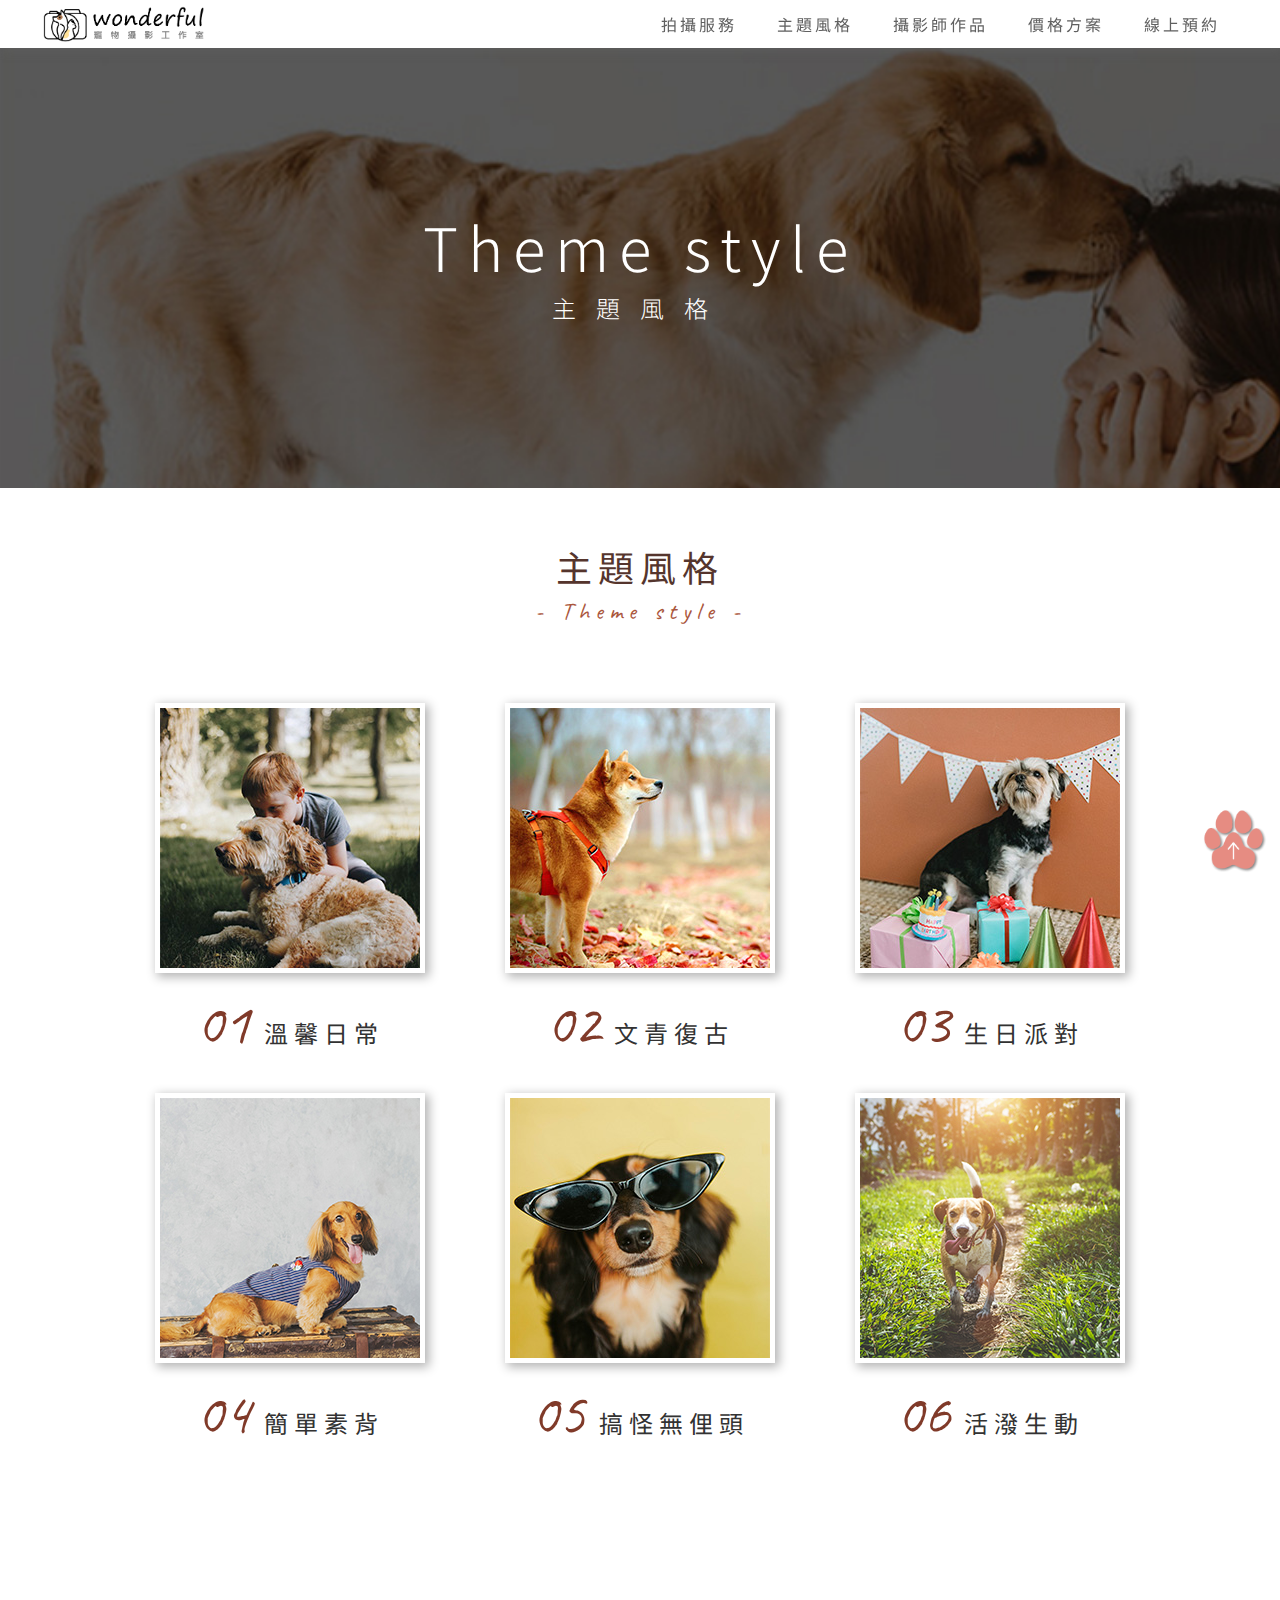
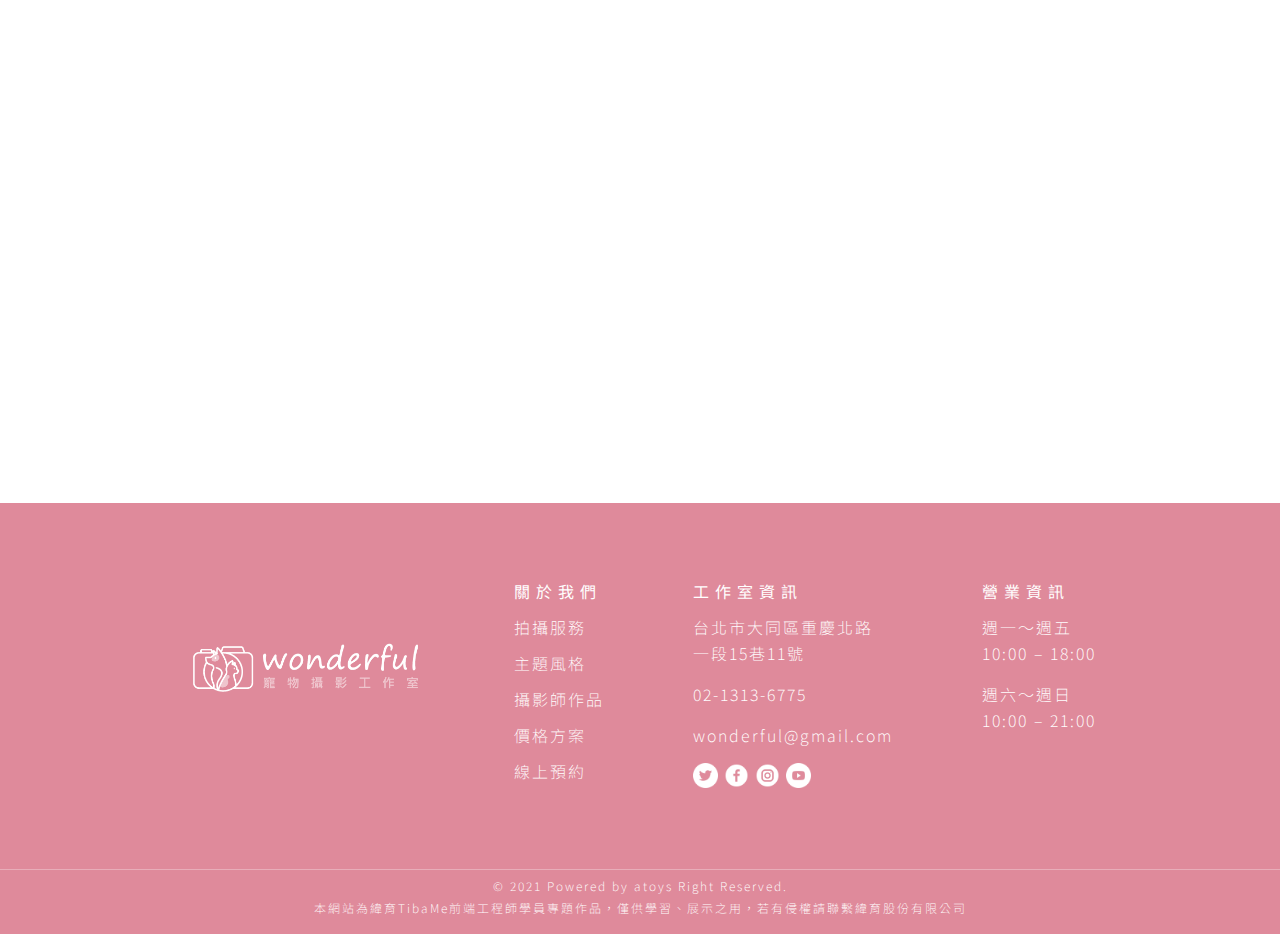
<file: wonderful/theme_style.html>
<!DOCTYPE html>
<html lang="en">
<head>
    <meta charset="UTF-8">
    <meta http-equiv="X-UA-Compatible" content="IE=edge">
    <meta name="viewport" content="width=device-width, initial-scale=1.0">
    <title>wonderful寵物攝影工作室</title>
    <!-- logo -->
    <link rel="shortcut icon" href="./img/main/logo/wonderful_logo.png">
    <link rel="bookmark" href="./img/main/logo/wonderful_logo.png">
    <!-- css -->
    <link rel="stylesheet" href="./css/reset.css">
    <link rel="stylesheet" href="./css/main.css">
    <link rel="stylesheet" href="./css/theme_style.css">
    <!-- 文字 -->
    <link rel="preconnect" href="https://fonts.googleapis.com">
    <link rel="preconnect" href="https://fonts.gstatic.com" crossorigin>
    <link href="https://fonts.googleapis.com/css2?family=Caveat&family=Kanit:wght@200;300&display=swap" rel="stylesheet">
    <link href="https://fonts.googleapis.com/css2?family=Caveat&family=Kanit:wght@200;300&family=Noto+Sans+TC:wght@300;500&display=swap" rel="stylesheet">
    
</head>
<body>
    <!-- header 導覽列 ========================================= -->
    <header class="header">
        <nav class="nav_content">
            <div class="header_logo">
                <a href="./index.html">
                    <img src="./img/main/logo/logo_LOGO.png" alt="wonderfullogo">
                </a>
            </div>
            <ul class="nav_list">
                <li><a href="./service.html">拍攝服務</a></li>
                <li><a href="./theme_style.html">主題風格</a></li>
                <li><a href="./Photographer_work.html">攝影師作品</a></li>
                <li><a href="./price_plan.html">價格方案</a></li>
                <li><a href="./reserve.html">線上預約</a></li>
            </ul>
        </nav>
    </header>

    <!-- 內頁標題 ============================================= -->
    <div class="inner_page">
        <h2>Theme style</h2>
        <div class="inner_eg">主題風格</div>
    </div>

    <!-- 主題風格 =============================================== -->
    <section class="style_wrap">
        <div class="container">
            <div class="h2_title">
                <h2>主題風格</h2>
                <div class="inner_eg">- Theme style -</div>
            </div>
            <ul class="row">
                <li class="col">
                    <div class="style_pic">
                        <a href="#">
                            <img src="./img/index/style_01.jpg" alt="style_01">
                        </a>
                    </div>
                    <div class="style_txt">
                        <span>01</span>
                        <h3>溫馨日常</h3>
                    </div>
                </li>
                <li class="col">
                    <div class="style_pic">
                        <a href="#">
                            <img src="./img/index/style_02.jpg" alt="style_02">
                        </a>
                    </div>
                    <div class="style_txt">
                        <span>02</span>
                        <h3>文青復古</h3>
                    </div>
                </li>
                <li class="col">
                    <div class="style_pic">
                        <a href="#">
                            <img src="./img/index/style_03.jpg" alt="style_03">
                        </a>
                    </div>
                    <div class="style_txt">
                        <span>03</span>
                        <h3>生日派對</h3>
                    </div>
                </li>
                <li class="col">
                    <div class="style_pic">
                        <a href="./style_simple.html">
                            <img src="./img/index/style_04.jpg" alt="style_04">
                        </a>
                    </div>
                    <div class="style_txt">
                        <span>04</span>
                        <h3>簡單素背</h3>
                    </div>
                </li>
                <li class="col">
                    <div class="style_pic">
                        <a href="#">
                            <img src="./img/index/style_05.jpg" alt="style_05">
                        </a>
                    </div>
                    <div class="style_txt">
                        <span>05</span>
                        <h3>搞怪無俚頭</h3>
                    </div>
                </li>
                <li class="col">
                    <div class="style_pic">
                        <a href="#">
                            <img src="./img/index/style_06.jpg" alt="style_06">
                        </a>
                    </div>
                    <div class="style_txt">
                        <span>06</span>
                        <h3>活潑生動</h3>
                    </div>
                </li>
            </ul>
        </div>
    </section>

    <!-- footer 資訊 ========================================= -->
    <footer class="footer">
        <div class="container Studio information">
            <div class="row">
                <div class="col footer_logo">
                    <a href="./index.html">
                        <img src="./img/main/logo/logo_LOGO_W.png" alt="logo">
                    </a>
                </div>
                <div class="col">
                    <div class="news_title">關於我們</div>
                    <ul class="about_list">
                        <li><a href="./service.html">拍攝服務</a></li>
                        <li><a href="./theme_style.html">主題風格</a></li>
                        <li><a href="./Photographer_work.html">攝影師作品</a></li>
                        <li><a href="./price_plan.html">價格方案</a></li>
                        <li><a href="./reserve.html">線上預約</a></li>
                    </ul>
                </div>
                <div class="col">
                    <div class="news_title">工作室資訊</div>
                    <div class="news_txt">
                        <div>台北市大同區重慶北路<br>一段15巷11號</div>
                        <div>02-1313-6775</div>
                        <div>wonderful@gmail.com</div>
                        <div class="community">
                            <a href="#">
                                <img src="./img/main/logo/twitter.png" alt="twitter">
                            </a>
                            <a href="#">
                                <img src="./img/main/logo/facebook.png" alt="facebook">
                            </a>
                            <a href="#">
                                <img src="./img/main/logo/instagram.png" alt="instagram">
                            </a>
                            <a href="#">
                                <img src="./img/main/logo/youtube.png" alt="youtube">
                            </a>
                        </div>
                    </div>
                </div>
                <div class="col">
                    <div class="news_title">營業資訊</div>
                    <div class="news_txt">
                        <div>週一～週五<br>10:00 – 18:00</div>
                    <div>週六～週日<br>10:00 – 21:00</div>
                    </div>
                </div>
            </div>
        </div>
        <div class="copy_right">
            <div class="container">
                <div class="row">
                    <div class="col copy_txt">
                        © 2021 Powered by atoys Right Reserved.
                    </div>
                </div>
            </div>
            <div class="container">
                <div class="row">
                    <div class="col copy_txt">
                        本網站為緯育TibaMe前端工程師學員專題作品，僅供學習、展示之用，若有侵權請聯繫緯育股份有限公司
                    </div>
                </div>
            </div>
        </div>
        <div class="dog_paw_up">
            <a href="#">
                <img src="./img/main/button/dog_paw_up.png" alt="">
            </a>
        </div>
    </footer>

</body>
</html>
</file>
<file: wonderful/css/main.css>
/* ALL seat ===================== */
ol, ul {
	list-style: none;
}
a{
	display: block;
	text-decoration: none;
}
img{
	width: 100%;
	display: block;
}

/* header 導覽列 ========================================= */
.header{
    background-color: white;
    position: sticky;
    top: 0;
    z-index: 10;
    box-shadow: 2px 0px 10px 0px #606060;
}
.nav_content{
    width: 100%;
    max-width: 1200px;
    margin: auto;
    display: flex;
    justify-content: space-between;
    align-items: center;
}
.header_logo{
    width: 170px;
}
.header_logo a img{
    width: 100%;
}
.nav_list{
    display: flex;
}
.nav_list li a{
    padding: 16px 20px;
    color: #606060;
    font-family: 'Noto Sans TC', sans-serif;
    letter-spacing: 3px;
}
.nav_list li a:hover{
    color: #fff;
    background: #E78C7E;
}

/* 文字 ========================= */
h2{
    font-size: 36px;
    letter-spacing: 6px;
    padding: 0 10px 10px;
    font-family: 'Noto Sans TC', sans-serif;
}
h3{
    font-size: 24px;
    color: #323232;
    letter-spacing: 6px;
    font-family: 'Noto Sans TC', sans-serif;
}
p{
    font-size: 16px;
    color: #606060;
    line-height: 28px;
    letter-spacing: 2px;
    font-family: 'Noto Sans TC', sans-serif;
    font-weight: 200;
}

/* 標題共用 ========================== */
.h2_title{
    margin-bottom: 60px;
    text-align: center;
}
.h2_title h2{
    margin: 0 auto 5px;
    color: #55352D;
}
.h2_title .inner_eg{
    color: #AA563C;
    font-size: 24px;
    font-family: 'Caveat', cursive;
    letter-spacing: 6px;
}

/* 內頁白字上標題 ====================== */
.inner_page{
    width: 100%;
    height: 440px;
    display: flex;
    flex-direction: column;
    justify-content: center;
    align-items: center;
    text-align: center;
}
.inner_page h2{
    color: white;
    font-size: 60px;
    letter-spacing: 10px;
    font-weight: 300;
    padding-bottom: 20px;
}
.inner_page .inner_eg{
    font-size: 24px;
    color: #ffff;
    letter-spacing: 20px;
    font-family: 'Noto Sans TC', sans-serif;
    font-weight: 300;
}

/* 了解更多 連結 ========================= */
.more{
    text-align: center;
}
.more a{
    font-size: 18px;
    width: 180px;
    padding: 15px;
    font-family: 'Noto Sans TC', sans-serif;
    font-weight: 300;
    letter-spacing: 2px;
    background-color: #E68C82;
    color: #fff;
    border-radius: 30px;
    transition: .5s 0s ease;
}
.more a:hover{
    background-color: #fff;
    color: #E68C82;
    box-shadow: 0px 0px 10px 3px rgba(230, 140, 130, .8);
    font-weight: 500;
}

/* 外層 ==================== */
.container{
    width: 100%;
    max-width: 1200px;
    margin: auto;
    box-sizing: border-box;
}

/* footer 資訊 ============================ */
.footer{
    background-color: #DF8A9B;
    padding-top: 80px;
}
.footer .container{
    color: white;
    padding: 0 100px;
}
.footer .Studio{
    padding-bottom: 50px;
}
.footer .row{
    display: flex;
    justify-content: space-around;
    flex-wrap: wrap;
}
.footer .news_title{
    font-family: 'Noto Sans TC', sans-serif;
    letter-spacing: 6px;
    font-weight: 400;
}
.footer_logo{
    padding: 60px 0;
}
.about_list a , .news_txt{
    color: white;
    font-family: 'Noto Sans TC', sans-serif;
    font-weight: 200;
    letter-spacing: 2px;
    line-height: 26px;
    margin-bottom: 10px;
}
.news_title{
    padding-bottom: 15px;
}
.news_txt{
    letter-spacing: 2px;
    line-height: 26px;
}
.news_txt > div{
    padding-bottom: 15px;
}
.community a{
    width: 25px;
    display: inline-block;
}
.footer_logo{
    width: 240px;
}
.copy_right{
    border-top: 1px solid rgba(255 ,255 ,255 ,.3);
    padding-bottom: 20px;
}
.copy_txt{
    font-size: 12px;
    font-family: 'Noto Sans TC', sans-serif;
    font-weight: 200;
    letter-spacing: 2px;
}
.copy_right > .container{
    padding-top: 10px;
}
.dog_paw_up{
    position: fixed;
    width: 5%;
    z-index: 2;
    bottom: 3%;
    right: 1%;
    transition: width .5s 0s ease;
}
.dog_paw_up:hover{
    width: 6%;
}
</file>
<file: wonderful/css/Photographer_work.css>
/* 內頁 上標題 圖片 ====================== */
.inner_page{
    background: url(../img/main/title_back/Photoer_work.jpg) center center no-repeat;
    background-size: cover;
    background-attachment: fixed;
}

/* 攝影師介紹 =========================================== */
.introduce_wrap{
    position: relative;
    padding-top: 60px;
    padding-bottom: 60px;
}
.introduce_wrap .container{
    position: relative;
    z-index: 2;
}
.introduce_wrap .container .row{
    width: 1000px;
    margin: 0 auto;
}
.introduce_important{
    display: flex;
    justify-content: space-evenly;
    align-items: flex-end;
    flex-wrap: wrap;
    padding-bottom: 30px;
}
.introduce_name h3{
    font-size: 48px;
    color: #803A29;
    padding-bottom: 20px;
}
.introduce_people{
    width: 400px;
}
.introduce_content{
    display: flex;
    justify-content: center;
    align-items: flex-start;
    flex-wrap: wrap;
}
.introduce_content .col{
    padding: 0 30px;
}
.introduce_seniority p{
    padding-bottom: 20px;
}
.introduce_recount h4{
    color: #606060;
    font-size: 16px;
    line-height: 28px;
    margin-bottom: 20px;
    letter-spacing: 4px;
    font-family: 'Noto Sans TC', sans-serif;
}
.semicircle{
    position: absolute;
    background: url(../img/background/semicircle.png) right center no-repeat;
    background-size: contain;
    width: 60%;
    height: 70%;
    bottom: -10%;
    left: -5%;
}


/* 攝影作品============================================== */
.style_work_wrap{
    margin-bottom: 60px;
    padding-top: 60px;
    padding-bottom: 60px;
}
.swiper {
    width: 100%;
    height: 100%;
}
.style_choose{
    text-align: center;
    margin-bottom: 60px;
}
.style_choose .style_button{
    font-size: 18px;
    width: 180px;
    padding: 10px;
    font-family: 'Noto Sans TC', sans-serif;
    font-weight: 300;
    letter-spacing: 2px;
    background-color: #fff;
    color: #E68C82;
    border: 1px solid #E68C82;
    border-radius: 30px;
    cursor: pointer;
    margin: 0 20px;
    transition: .5s 0s ease;
}
.style_choose .style_button:hover{
    background-color: #fff;
    color: #E68C82;
    box-shadow: 0px 0px 10px 3px rgba(230, 140, 130, .8);
}
.style_choose input.active{
    background-color: #E68C82;
    color: #fff;
    border: 0;
    font-weight: 400;
}
.swiper-slide {
    text-align: center;
    font-size: 18px;
    display: -webkit-box;
    display: -ms-flexbox;
    display: -webkit-flex;
    display: flex;
    -webkit-box-pack: center;
    -ms-flex-pack: center;
    -webkit-justify-content: center;
    justify-content: center;
    -webkit-box-align: center;
    -ms-flex-align: center;
    -webkit-align-items: center;
    align-items: center;
}
.swiper-slide img {
    background-color: #803A29;
    display: block;
    width: 100%;
    height: 100%;
    object-fit: cover;
}
.mySwiper2 {
    height: 80%;
    width: 100%;
    margin: 30px 0;
    padding: 20px 0;
}
.mySwiper {
    height: 20%;
    box-sizing: border-box;
    padding: 10px 0;
}
.mySwiper .swiper-slide {
    width: 25%;
    height: 100%;
    opacity: 0.4;
}
.mySwiper .swiper-slide-thumb-active {
    opacity: 1;
}

/* 其他攝影師 ============================================ */
.photoer_wrap{
    margin-bottom: 100px;
    position: relative;
}
.photoer_wrap .row{
    display: flex;
    justify-content: center;
    flex-wrap: wrap;
}
.photoer_wrap .col{
    width: 330px;
    padding: 0 20px;
    margin-bottom: 40px;
}
.photoer_pic{
    width: 310px;
    margin: 0 auto 20px;
}
.photoer_txt{
    padding: 0 10px;
}
.photoer_txt .name{
    border-bottom: 1px solid #AA563C;
    padding-bottom: 20px;
    margin-bottom: 20px;
}
.photoer_txt span{
    font-size: 16px;
    color: #ABABAB;
    margin-right: 5px;
}
.photoer_txt h3{
    display: inline-block;
}
.photoer_txt .good_style{
    color: #808080;
    margin-bottom: 5px;
}
.photoer_txt p{
    margin-bottom: 20px;
}
.photoer_wrap .more a{
    margin: auto;
}
</file>
<file: wonderful/css/price_plan.css>
/* 內頁 上標題 圖片 ====================== */
.inner_page{
    background: url(../img/main/title_back/Photoer_price.jpg) 0 0 no-repeat;
    background-size: cover;
    background-attachment: fixed;
}

/* 價格方案 ============================================ */
.price_plan_wrap{
    padding-top: 60px;
    padding-bottom: 60px;
}
.price_plan_wrap .row{
    display: flex;
    justify-content: space-evenly;
    align-items: center;
    flex-wrap: wrap;
    margin-bottom: 60px;
}
.price_plan_wrap .row .col{
    padding: 0 20px;
}
.price_plan_pic{
    width: 560px;
}
.price_plan_pic img{
    width: 100%;
}
.price_plan_title{
    margin-bottom: 25px;
}
.price_plan_title span{
    display: inline-block;
    font-size: 60px;
    color: #803A29;
    font-family: 'Caveat', cursive;
    margin-right: 10px;
}
.price_plan_title h3{
    display: inline-block;
}
.price_plan_date{
    color: #606060;
    font-size: 16px;
    line-height: 28px;
    margin-bottom: 20px;
    letter-spacing: 4px;
    font-family: 'Noto Sans TC', sans-serif;
}
.price_plan_txt{
    letter-spacing: 2px;
    font-family: 'Noto Sans TC', sans-serif;
    font-weight: 300;
}


/* 加價項目 ============================================ */
.markup_items_wrap{
    padding-top: 60px;
    padding-bottom: 60px;
}
.markup_items_wrap .row{
    display: flex;
    justify-content: space-evenly;
    align-items: center;
    flex-wrap: wrap;
    margin-bottom: 60px;
}
.markup_items_wrap .row .col{
    padding: 0 40px;
}

/* 拍攝地點加價 ============================================ */
.location_price_wrap{
    padding-top: 60px;
    padding-bottom: 60px;
}
.location_price_wrap .row{
    display: flex;
    justify-content: space-evenly;
    align-items: center;
    flex-wrap: wrap;
    /* margin-bottom: 60px; */
}
.location_price_wrap .row .col{
    padding: 0 40px;
}

/* 加價商品 ============================================ */
.commodity_wrap{
    padding-top: 60px;
    padding-bottom: 60px;
}
.commodity_wrap .row{
    display: flex;
    justify-content: center;
    flex-wrap: wrap;
}
.commodity_date{
    font-size: 24px;
    text-align: center;
    padding-bottom: 50px;
}
.commodity_wrap .col{
    width: 280px;
    padding: 0 30px 60px 30px;
}
.commodity_pic{
    width: 280px;
    border-radius: 5%;
    overflow: hidden;
    margin-bottom: 10px;
}
.commodity_pic img{
    width: 100%;
}
.commodity_txt{
    text-align: center;
    letter-spacing: 2px;
    font-family: 'Noto Sans TC', sans-serif;
    font-weight: 300;
}
</file>
<file: wonderful/css/reserve.css>
/* 內頁 上標題 圖片 ====================== */
.inner_page{
    background: url(../img/main/title_back/Photoer_reserve.jpg) 0 0 no-repeat;
    background-size: cover;
    background-attachment: fixed;
}

/* 會員清單 ============================== */
.member_wrap{
    padding-top: 60px;
    padding-bottom: 60px;
}
.member_data{
    display: flex;
    justify-content: center;
}
.member_data a{
    font-size: 18px;
    text-align: center;
    width: 120px;
    padding: 15px;
    font-family: 'Noto Sans TC', sans-serif;
    font-weight: 300;
    letter-spacing: 2px;
    border-radius: 30px;
    background-color: #fff;
    color: #606060;
    transition: .5s 0s ease;
    margin: 0 10px;
}
.member_data a.active{
    background-color: #E68C82;
    color: #fff;
}

/* 預約步驟 ======================================== */
.serve_wrap .row{
    padding-bottom: 40px;
    display: flex;
    justify-content: center;
    align-items: center;
}
.serve_wrap .row .col{
    text-align: center;
    padding: 0 10px;
    /* margin: auto; */
}
.serve_wrap .row li a{
    display: inline-block;
    width: 140px;
    height: 40px;
    padding: 20px;
    background-color: #F1E9E6;
    color: #606060;
    vertical-align: middle;
    margin: auto;
}
.serve_wrap .row .dog_paw_small{
    display: inline-block;
    width: 30px;
    vertical-align: middle;
}
.serve_wrap .row .dog_paw_small img{
    width: 100%;
}
.reservation_matters_wrap{
    background-color: #F1E9E6;
}
.reservation_matters_wrap h3{
    text-align: center;
}

/* 預約事項 ======================================== */
.reservation_matters_wrap{
    width: 80%;
    margin: auto;
    padding: 40px;
    border-radius: 20px;
    margin-bottom: 80px;
}
.reservation_matters_wrap h3{
    font-size: 24px;
    color: #323232;
    letter-spacing: 6px;
    font-family: 'Noto Sans TC', sans-serif;
    padding-bottom: 40px;
}
.matters_txt{
    width: 80%;
    border: 1px solid #803A29;
    background-color: #fff;
    padding: 40px 50px;
    border-radius: 20px;
    margin: 0 auto 30px;
}
.agree_check{
    text-align: center;
    padding-bottom: 20px;
}
.agree_check .agree_txt{
    font-size: 16px;
    color: #323232;
    letter-spacing: 2px;
    font-family: 'Noto Sans TC', sans-serif;
    font-weight: 300;
}
.step_button{
    text-align: center;
}
.step_button .next_step{
    font-size: 16px;
    width: 120px;
    padding: 6px;
    font-family: 'Noto Sans TC', sans-serif;
    font-weight: 300;
    letter-spacing: 2px;
    background-color: #E68C82;
    color: #fff;
    border-radius: 30px;
    border: none;
}
</file>
<file: wonderful/css/service.css>
/* 內頁 上標題 圖片 ====================== */
.inner_page{
    background: url(../img/main/title_back/Photoer_service.jpg) 0 0 no-repeat;
    background-size: cover;
    background-attachment: fixed;
}

/* 拍攝服務 ============================================== */
.serve_wrap{
    position: relative;
    padding-top: 60px;
    padding-bottom: 600px;
}
.serve_wrap .container{
    position: relative;
    z-index: 1;
}
.h2_title{
    text-align: center;
}
.serve_wrap .row{
    display: flex;
    justify-content: center;
    align-items: center;
    flex-wrap: wrap;
    padding-bottom: 30px;
}
.serve_pic{
    width: 600px;
}
.serve_pic , .serve-txt{
    margin: 0 40px 30px;
}
.serve-txt h3{
    padding-bottom: 30px;
}
.serve-txt p{
    padding-bottom: 50px;
}
/* 攝影棚 =================================== */

/* .hand_pic{
    position: absolute;
    background: url(../img/illustration/hand.png) center center no-repeat;
    width: 100%;
    height: 100%;
    background-size: contain;
    margin:  0 auto;
    top: -40%;
    opacity: .4;
} */
</file>
<file: wonderful/css/theme_style.css>
/* 內頁 上標題 圖片 ====================== */
.inner_page{
    background: url(../img/main/title_back/Photoer_style.jpg) 0 0 no-repeat;
    background-size: cover;
    background-attachment: fixed;
}

/* 主題風格 ============================================== */
.style_wrap{
    position: relative;
    margin: 0 auto;
    padding-top: 60px;
    padding-bottom: 600px;
}
.style_wrap .container .row{
    display: flex;
    justify-content: center;
    flex-wrap: wrap;
    text-align: center;
    padding-bottom: 40px;
}
.style_wrap .container .row .col{
    padding: 20px 40px;
}
.style_pic{
    width: 260px;
    overflow: hidden;
    margin-bottom: 20px;
    border: 5px solid #fff;
    box-shadow: 3px 3px 10px 1px rgba(0, 0, 0, .3);
}
.style_pic img{
    transition: .5s 0s ease;
}
.style_pic img:hover{
    transform: scale(1.2);
}
.style_txt{
    vertical-align: middle;
}
.style_txt span{
    display: inline-block;
    font-size: 60px;
    color: #803A29;
    font-family: 'Caveat', cursive;
    margin-right: 10px;
}
.style_txt h3{
    display: inline-block;
}
.style_wrap a{
    margin: auto;
}
</file>
